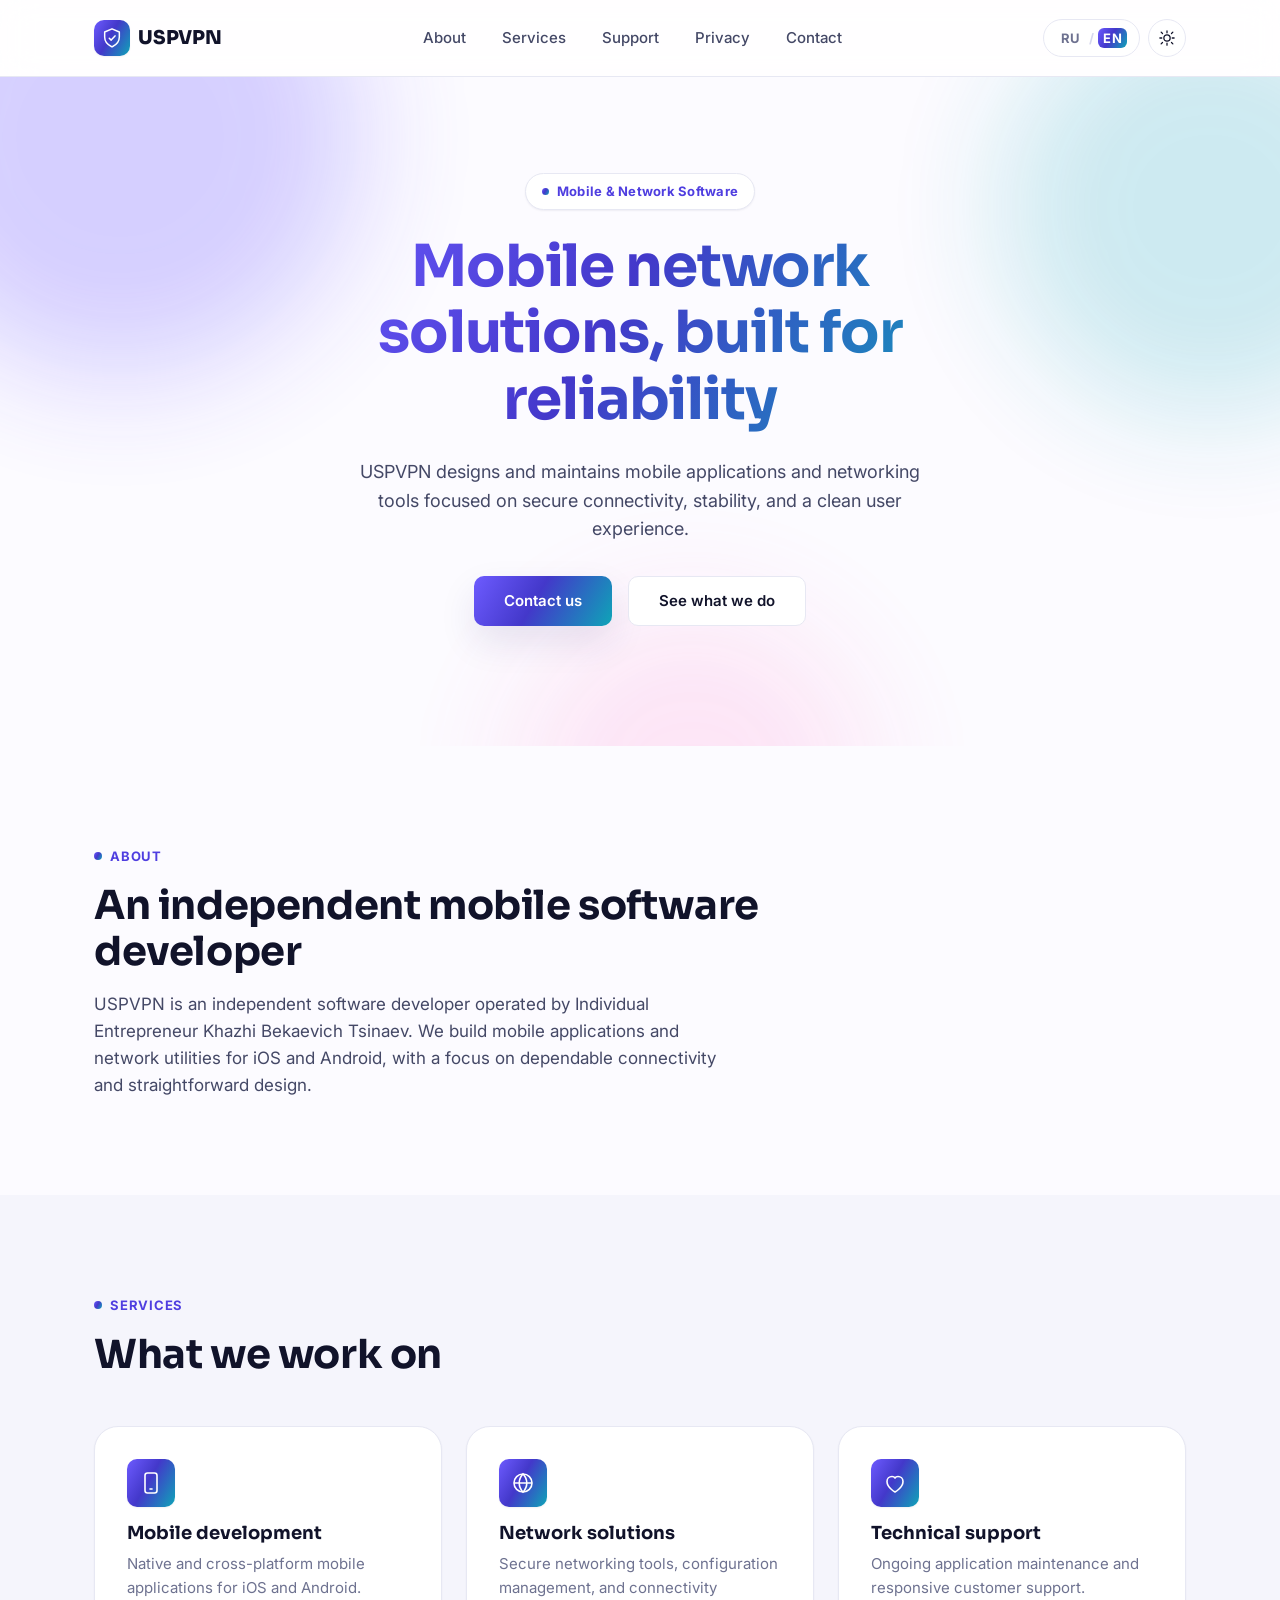
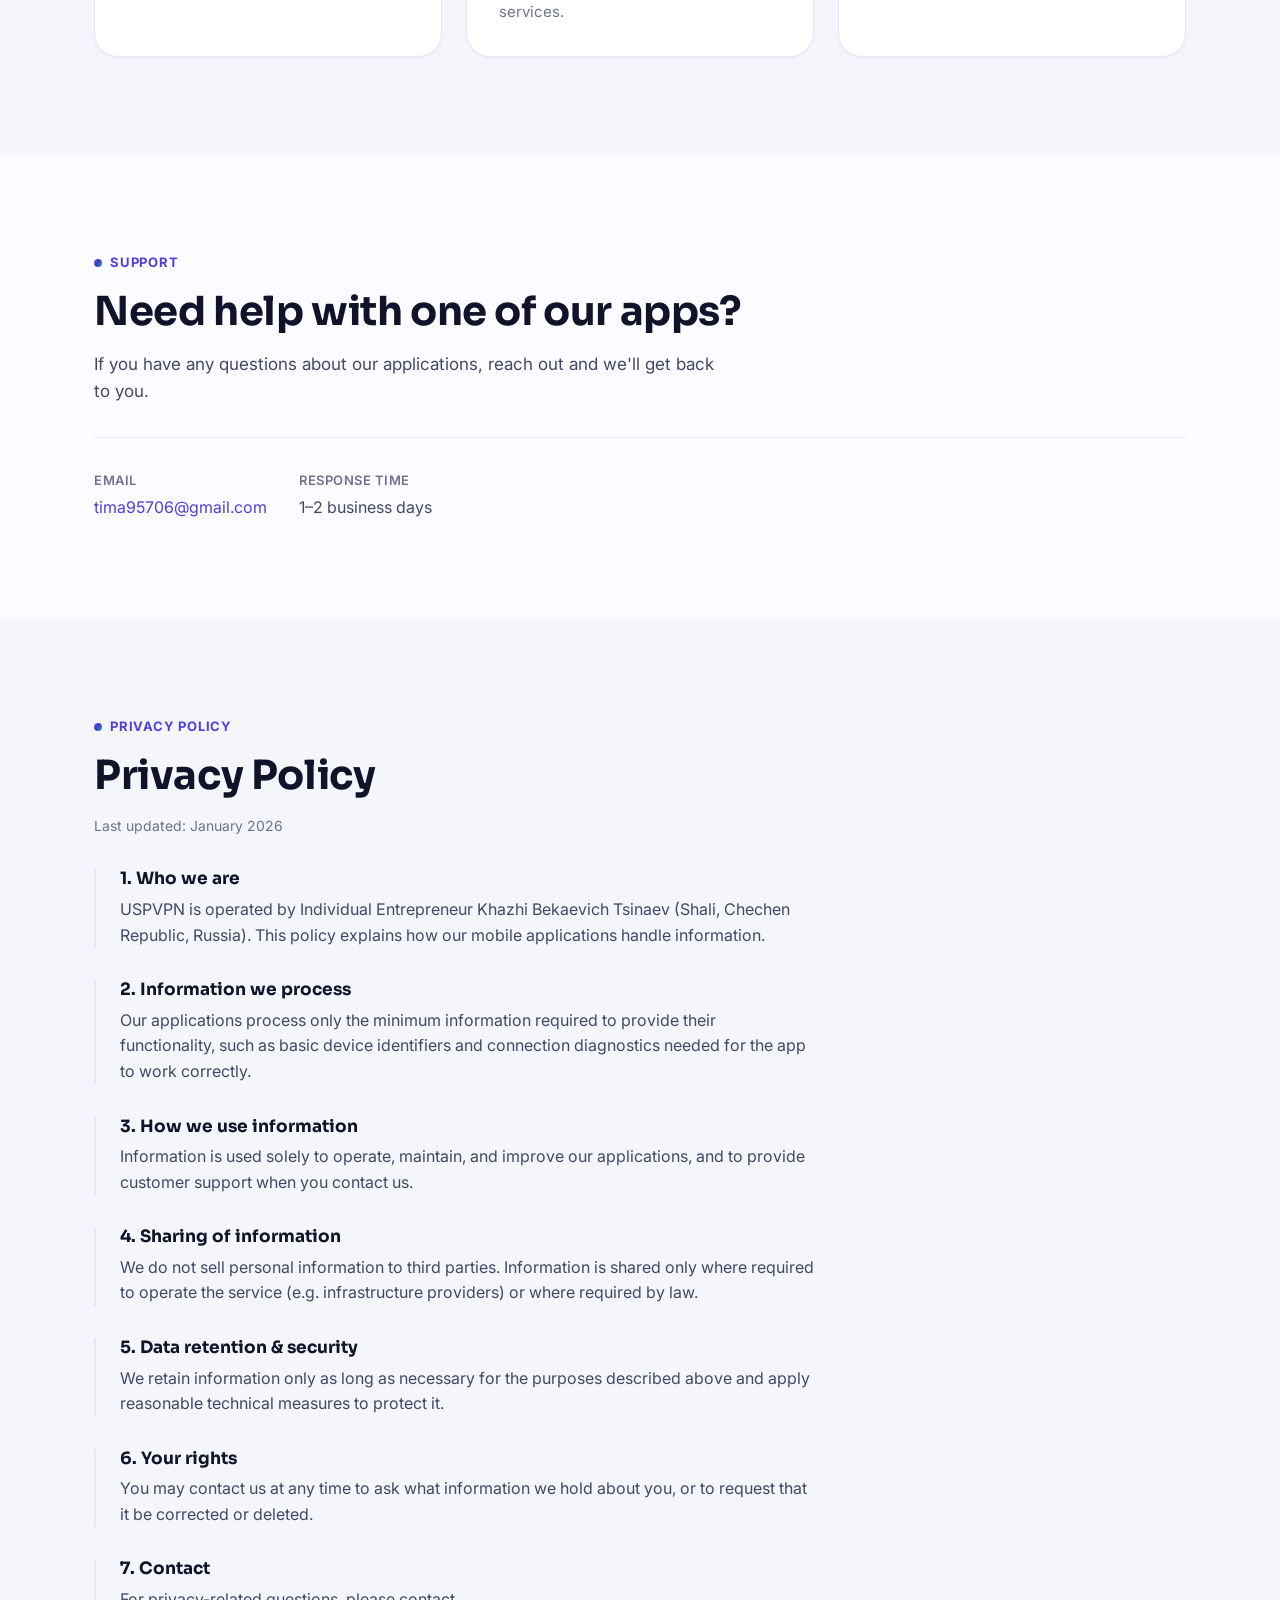
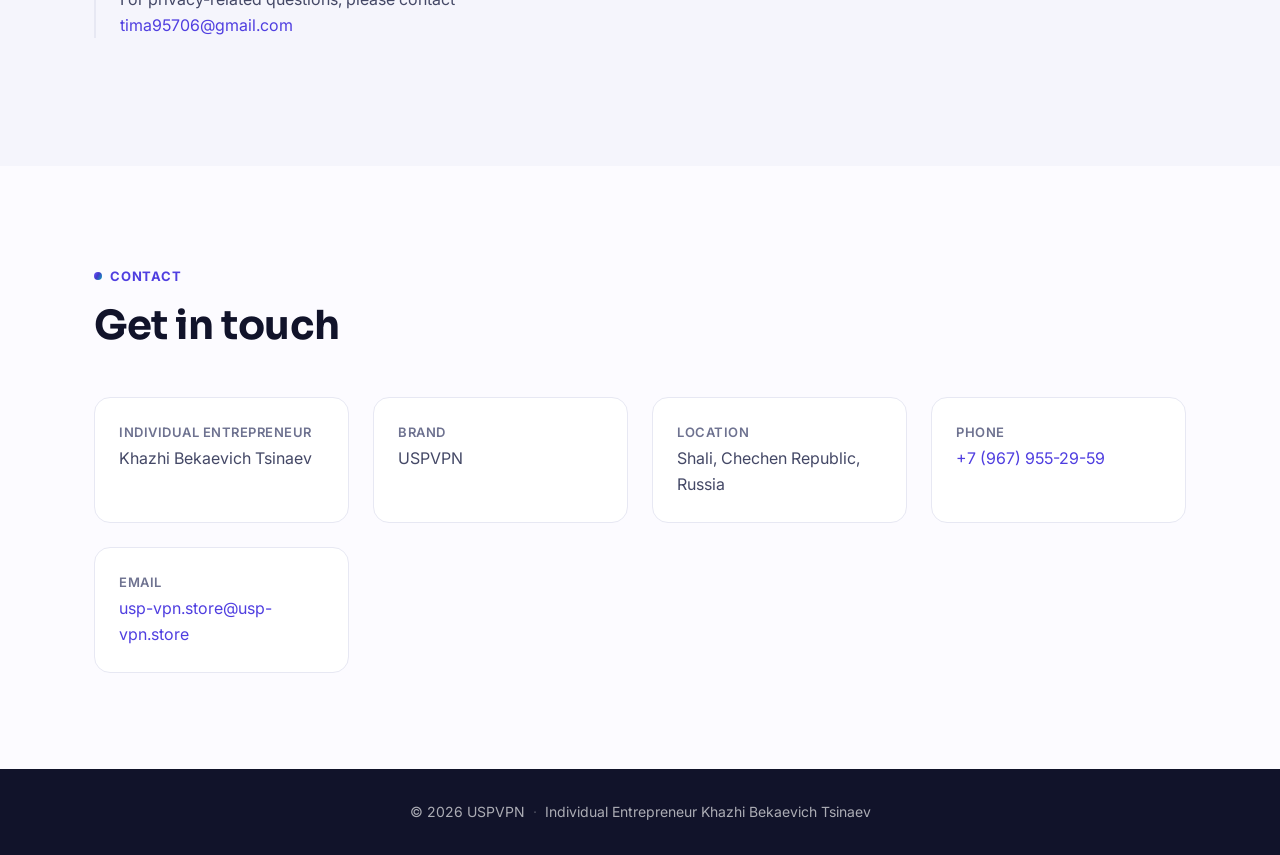
<file: index.html>
<!DOCTYPE html>
<html lang="ru">
<head>
<meta charset="UTF-8">
<meta name="viewport" content="width=device-width, initial-scale=1.0">

<title>USPVPN — Mobile Network Solutions</title>
<meta name="description" content="USPVPN develops mobile applications and network solutions for secure, reliable connectivity.">
<meta name="theme-color" content="#0B0D1A">

<link rel="preconnect" href="https://fonts.googleapis.com">
<link rel="preconnect" href="https://fonts.gstatic.com" crossorigin>
<link href="https://fonts.googleapis.com/css2?family=Inter:wght@400;500;600;700;800;900&family=Sora:wght@600;700;800&display=swap" rel="stylesheet">

<link rel="stylesheet" href="style.css">

<script>
  (function () {
    try {
      var saved = localStorage.getItem("uspvpn_theme");
      var theme = saved || (window.matchMedia("(prefers-color-scheme: dark)").matches ? "dark" : "light");
      document.documentElement.setAttribute("data-theme", theme);
    } catch (e) {
      document.documentElement.setAttribute("data-theme", "light");
    }
  })();
</script>
</head>

<body>

<a class="skip-link" href="#main">Skip to main content</a>

<header class="site-header">
  <div class="container header-inner">

    <a href="#top" class="logo" aria-label="USPVPN home">
      <span class="logo-mark" aria-hidden="true">
        <svg width="22" height="22" viewBox="0 0 24 24" fill="none" xmlns="http://www.w3.org/2000/svg">
          <path d="M12 2L4 5.5V11C4 16.0701 7.41108 19.5953 11.6587 21.5587C11.8754 21.6638 12.1246 21.6638 12.3413 21.5587C16.5889 19.5953 20 16.0701 20 11V5.5L12 2Z" stroke="currentColor" stroke-width="1.6" stroke-linejoin="round"/>
          <path d="M9 12.2L11.1 14.3L15.3 9.7" stroke="currentColor" stroke-width="1.6" stroke-linecap="round" stroke-linejoin="round"/>
        </svg>
      </span>
      USPVPN
    </a>

    <nav class="main-nav" aria-label="Primary">
      <a href="#about" data-i18n="nav.about">About</a>
      <a href="#services" data-i18n="nav.services">Services</a>
      <a href="#support" data-i18n="nav.support">Support</a>
      <a href="#privacy" data-i18n="nav.privacy">Privacy</a>
      <a href="#contact" data-i18n="nav.contact">Contact</a>
    </nav>

    <div class="header-actions">
      <button type="button" class="lang-switch" id="langSwitch" aria-label="Switch language">
        <span class="lang-option" data-lang-option="ru">RU</span>
        <span class="lang-divider" aria-hidden="true">/</span>
        <span class="lang-option" data-lang-option="en">EN</span>
      </button>

      <button type="button" class="theme-switch" id="themeSwitch" aria-label="Toggle dark mode" aria-pressed="false">
        <svg class="theme-icon theme-icon-sun" width="18" height="18" viewBox="0 0 24 24" fill="none" xmlns="http://www.w3.org/2000/svg" aria-hidden="true">
          <circle cx="12" cy="12" r="4.2" stroke="currentColor" stroke-width="1.7"/>
          <path d="M12 2.5V5M12 19V21.5M4.2 4.2L6 6M18 18L19.8 19.8M2.5 12H5M19 12H21.5M4.2 19.8L6 18M18 6L19.8 4.2" stroke="currentColor" stroke-width="1.7" stroke-linecap="round"/>
        </svg>
        <svg class="theme-icon theme-icon-moon" width="18" height="18" viewBox="0 0 24 24" fill="none" xmlns="http://www.w3.org/2000/svg" aria-hidden="true">
          <path d="M20.5 14.7C19.3 15.2 18 15.5 16.6 15.5C11.3 15.5 7 11.2 7 5.9C7 4.5 7.3 3.2 7.8 2C4.4 3.4 2 6.8 2 10.7C2 15.8 6.2 20 11.3 20C15.2 20 18.6 17.6 20 14.2C20.2 14.4 20.3 14.5 20.5 14.7Z" fill="currentColor"/>
        </svg>
      </button>

      <button type="button" class="nav-toggle" id="navToggle" aria-expanded="false" aria-controls="main-nav-mobile" aria-label="Open menu">
        <svg width="22" height="22" viewBox="0 0 24 24" fill="none" xmlns="http://www.w3.org/2000/svg">
          <path d="M4 6H20M4 12H20M4 18H20" stroke="currentColor" stroke-width="1.8" stroke-linecap="round"/>
        </svg>
      </button>
    </div>

  </div>

  <nav class="main-nav-mobile" id="main-nav-mobile" aria-label="Primary mobile">
    <a href="#about" data-i18n="nav.about">About</a>
    <a href="#services" data-i18n="nav.services">Services</a>
    <a href="#support" data-i18n="nav.support">Support</a>
    <a href="#privacy" data-i18n="nav.privacy">Privacy</a>
    <a href="#contact" data-i18n="nav.contact">Contact</a>
  </nav>
</header>

<main id="main">

  <section class="hero" id="top">
    <div class="hero-glow" aria-hidden="true">
      <span class="glow glow-1"></span>
      <span class="glow glow-2"></span>
      <span class="glow glow-3"></span>
    </div>
    <div class="container hero-inner">
      <span class="eyebrow" data-i18n="hero.eyebrow">Mobile &amp; Network Software</span>
      <h1 data-i18n="hero.title">Mobile network solutions, built for reliability</h1>
      <p class="hero-lead" data-i18n="hero.lead">
        USPVPN designs and maintains mobile applications and networking tools focused on secure
        connectivity, stability, and a clean user experience.
      </p>
      <div class="hero-actions">
        <a href="#contact" class="btn btn-primary" data-i18n="hero.cta_primary">Contact us</a>
        <a href="#services" class="btn btn-ghost" data-i18n="hero.cta_secondary">See what we do</a>
      </div>
    </div>
  </section>

  <section id="about" class="section">
    <div class="container">
      <span class="section-tag" data-i18n="about.tag">About</span>
      <h2 data-i18n="about.title">An independent mobile software developer</h2>
      <p class="section-lead" data-i18n="about.body">
        USPVPN is an independent software developer operated by Individual Entrepreneur
        Khazhi Bekaevich Tsinaev. We build mobile applications and network utilities for
        iOS and Android, with a focus on dependable connectivity and straightforward design.
      </p>
    </div>
  </section>

  <section id="services" class="section section-muted">
    <div class="container">
      <span class="section-tag" data-i18n="services.tag">Services</span>
      <h2 data-i18n="services.title">What we work on</h2>

      <div class="cards">
        <div class="card">
          <div class="card-icon" aria-hidden="true">
            <svg width="24" height="24" viewBox="0 0 24 24" fill="none" xmlns="http://www.w3.org/2000/svg">
              <rect x="6" y="2" width="12" height="20" rx="2.5" stroke="currentColor" stroke-width="1.6"/>
              <path d="M11 18H13" stroke="currentColor" stroke-width="1.6" stroke-linecap="round"/>
            </svg>
          </div>
          <h3 data-i18n="services.card1.title">Mobile development</h3>
          <p data-i18n="services.card1.body">Native and cross-platform mobile applications for iOS and Android.</p>
        </div>

        <div class="card">
          <div class="card-icon" aria-hidden="true">
            <svg width="24" height="24" viewBox="0 0 24 24" fill="none" xmlns="http://www.w3.org/2000/svg">
              <circle cx="12" cy="12" r="9" stroke="currentColor" stroke-width="1.6"/>
              <path d="M3 12H21M12 3C14.5 5.6 15.8 8.7 15.8 12C15.8 15.3 14.5 18.4 12 21C9.5 18.4 8.2 15.3 8.2 12C8.2 8.7 9.5 5.6 12 3Z" stroke="currentColor" stroke-width="1.6"/>
            </svg>
          </div>
          <h3 data-i18n="services.card2.title">Network solutions</h3>
          <p data-i18n="services.card2.body">Secure networking tools, configuration management, and connectivity services.</p>
        </div>

        <div class="card">
          <div class="card-icon" aria-hidden="true">
            <svg width="24" height="24" viewBox="0 0 24 24" fill="none" xmlns="http://www.w3.org/2000/svg">
              <path d="M12 21C12 21 4 16.5 4 10.5C4 7.5 6.3 5.5 9 5.5C10.4 5.5 11.5 6.1 12 7C12.5 6.1 13.6 5.5 15 5.5C17.7 5.5 20 7.5 20 10.5C20 16.5 12 21 12 21Z" stroke="currentColor" stroke-width="1.6" stroke-linejoin="round"/>
            </svg>
          </div>
          <h3 data-i18n="services.card3.title">Technical support</h3>
          <p data-i18n="services.card3.body">Ongoing application maintenance and responsive customer support.</p>
        </div>
      </div>
    </div>
  </section>

  <section id="support" class="section">
    <div class="container">
      <span class="section-tag" data-i18n="support.tag">Support</span>
      <h2 data-i18n="support.title">Need help with one of our apps?</h2>
      <p class="section-lead" data-i18n="support.body">
        If you have any questions about our applications, reach out and we'll get back to you.
      </p>

      <div class="info-row">
        <div class="info-item">
          <span class="info-label" data-i18n="support.email_label">Email</span>
          <a href="mailto:tima95706@gmail.com">tima95706@gmail.com</a>
        </div>
        <div class="info-item">
          <span class="info-label" data-i18n="support.response_label">Response time</span>
          <span data-i18n="support.response_value">1–2 business days</span>
        </div>
      </div>
    </div>
  </section>

  <section id="privacy" class="section section-muted">
    <div class="container">
      <span class="section-tag" data-i18n="privacy.tag">Privacy Policy</span>
      <h2 data-i18n="privacy.title">Privacy Policy</h2>
      <p class="meta-note" data-i18n="privacy.updated">Last updated: January 2026</p>

      <div class="policy-block">
        <h3 data-i18n="privacy.s1.title">1. Who we are</h3>
        <p data-i18n="privacy.s1.body">
          USPVPN is operated by Individual Entrepreneur Khazhi Bekaevich Tsinaev
          (Shali, Chechen Republic, Russia). This policy explains how our mobile
          applications handle information.
        </p>
      </div>

      <div class="policy-block">
        <h3 data-i18n="privacy.s2.title">2. Information we process</h3>
        <p data-i18n="privacy.s2.body">
          Our applications process only the minimum information required to provide
          their functionality, such as basic device identifiers and connection
          diagnostics needed for the app to work correctly.
        </p>
      </div>

      <div class="policy-block">
        <h3 data-i18n="privacy.s3.title">3. How we use information</h3>
        <p data-i18n="privacy.s3.body">
          Information is used solely to operate, maintain, and improve our applications,
          and to provide customer support when you contact us.
        </p>
      </div>

      <div class="policy-block">
        <h3 data-i18n="privacy.s4.title">4. Sharing of information</h3>
        <p data-i18n="privacy.s4.body">
          We do not sell personal information to third parties. Information is shared
          only where required to operate the service (e.g. infrastructure providers) or
          where required by law.
        </p>
      </div>

      <div class="policy-block">
        <h3 data-i18n="privacy.s5.title">5. Data retention &amp; security</h3>
        <p data-i18n="privacy.s5.body">
          We retain information only as long as necessary for the purposes described
          above and apply reasonable technical measures to protect it.
        </p>
      </div>

      <div class="policy-block">
        <h3 data-i18n="privacy.s6.title">6. Your rights</h3>
        <p data-i18n="privacy.s6.body">
          You may contact us at any time to ask what information we hold about you, or to
          request that it be corrected or deleted.
        </p>
      </div>

      <div class="policy-block">
        <h3 data-i18n="privacy.s7.title">7. Contact</h3>
        <p data-i18n="privacy.s7.body">
          For privacy-related questions, please contact
        </p>
        <a href="mailto:tima95706@gmail.com">tima95706@gmail.com</a>
      </div>
    </div>
  </section>

  <section id="contact" class="section">
    <div class="container">
      <span class="section-tag" data-i18n="contact.tag">Contact</span>
      <h2 data-i18n="contact.title">Get in touch</h2>

      <div class="contact-grid">
        <div class="contact-item">
          <span class="info-label" data-i18n="contact.entity_label">Individual Entrepreneur</span>
          <span>Khazhi Bekaevich Tsinaev</span>
        </div>
        <div class="contact-item">
          <span class="info-label" data-i18n="contact.brand_label">Brand</span>
          <span>USPVPN</span>
        </div>
        <div class="contact-item">
          <span class="info-label" data-i18n="contact.location_label">Location</span>
          <span data-i18n="contact.location_value">Shali, Chechen Republic, Russia</span>
        </div>
        <div class="contact-item">
          <span class="info-label" data-i18n="contact.phone_label">Phone</span>
          <a href="tel:+79679552959">+7 (967) 955-29-59</a>
        </div>
        <div class="contact-item">
          <span class="info-label" data-i18n="contact.email_label">Email</span>
          <a href="mailto:tima95706@gmail.com">usp-vpn.store@usp-vpn.store</a>
        </div>
      </div>
    </div>
  </section>

</main>

<footer class="site-footer">
  <div class="container footer-inner">
    <span data-i18n="footer.copyright">© 2026 USPVPN</span>
    <span class="footer-sep" aria-hidden="true">·</span>
    <span data-i18n="footer.entity">Individual Entrepreneur Khazhi Bekaevich Tsinaev</span>
  </div>
</footer>

<script src="i18n.js"></script>
</body>
</html>
</file>
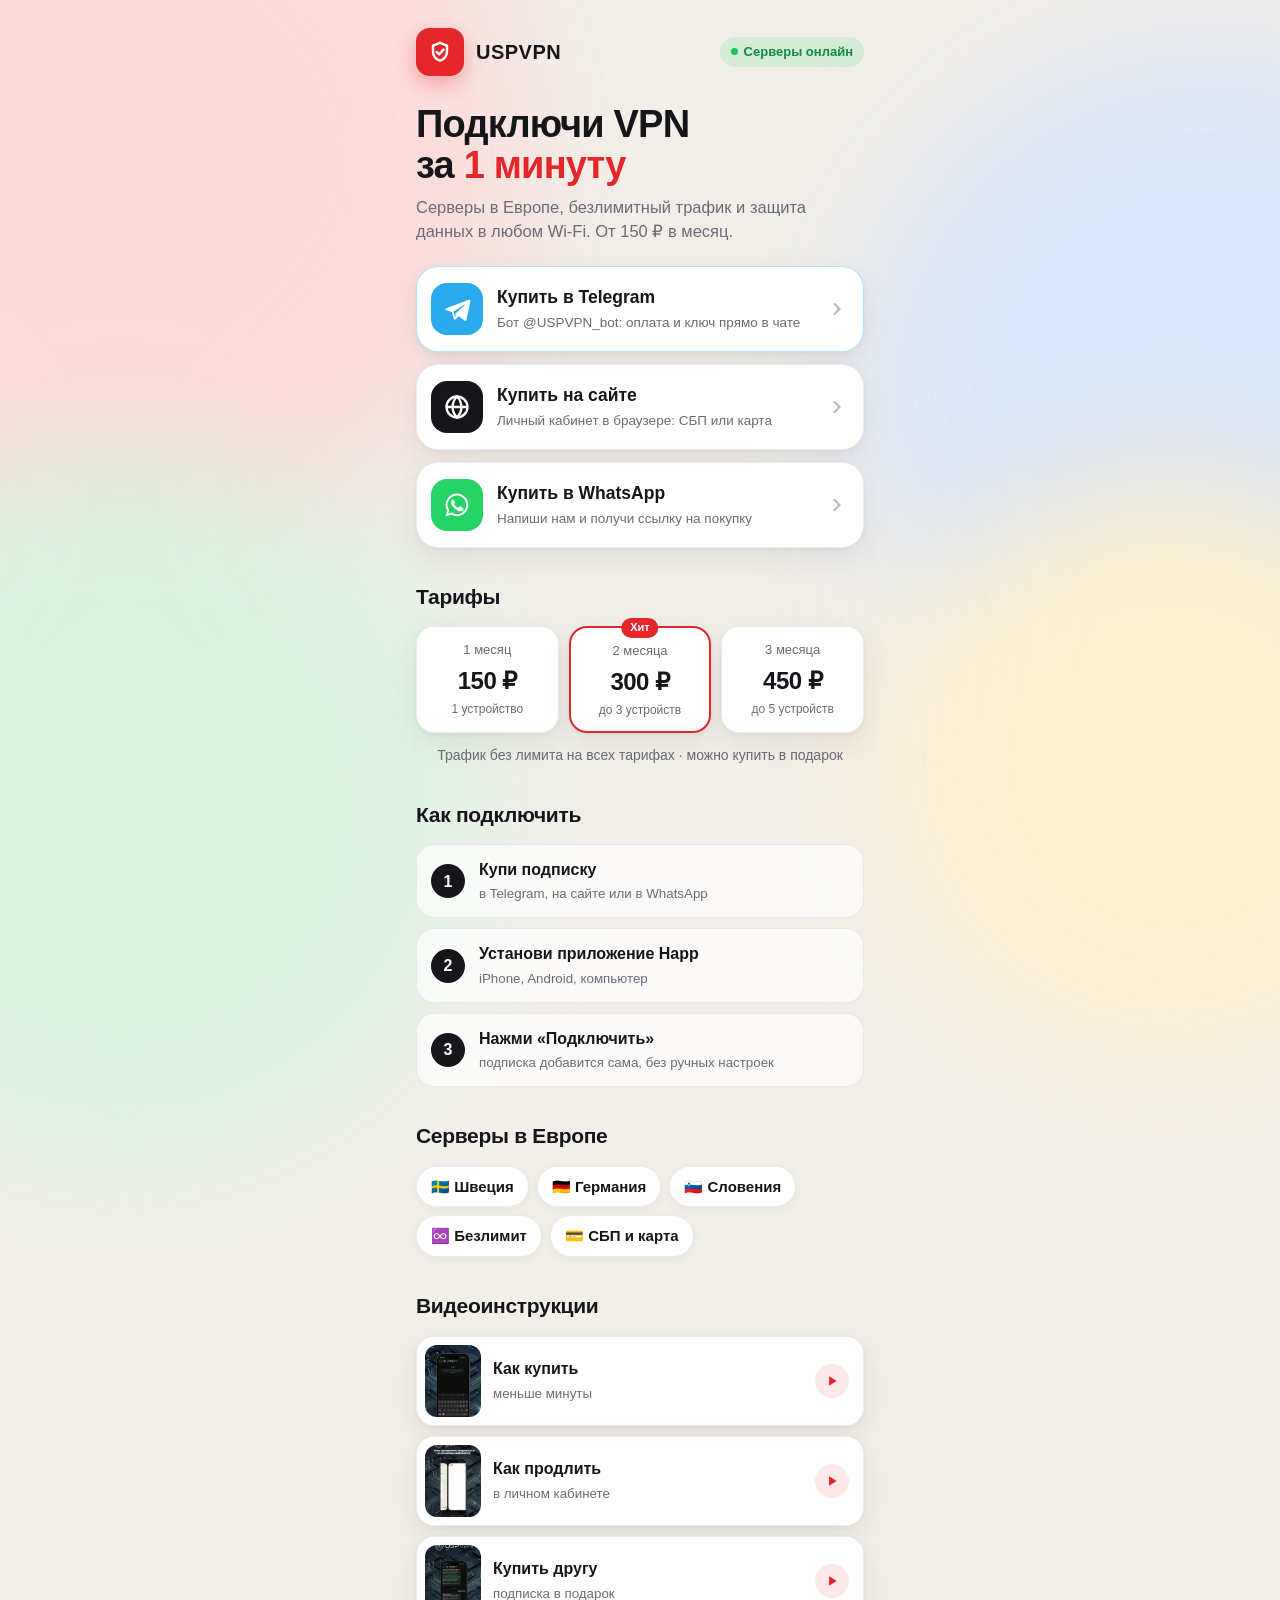
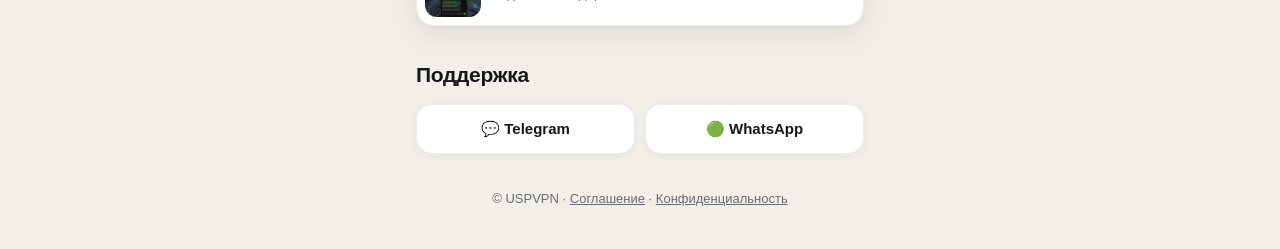
<file: go/index.html>
<!DOCTYPE html>
<html lang="ru">
<head>
<meta charset="UTF-8">
<meta name="viewport" content="width=device-width, initial-scale=1, viewport-fit=cover">
<title>USPVPN — подключить VPN за 1 минуту</title>
<meta name="description" content="Купить USPVPN в Telegram, на сайте или в WhatsApp. Серверы в Европе, безлимитный трафик, от 150 ₽ в месяц.">
<meta property="og:title" content="USPVPN — подключить VPN за 1 минуту">
<meta property="og:description" content="Telegram, сайт или WhatsApp — как удобно. Серверы в Европе, безлимитный трафик, от 150 ₽/мес.">
<meta property="og:type" content="website">
<meta name="theme-color" content="#f2efe9">
<link rel="icon" href="data:image/svg+xml,%3Csvg xmlns='http://www.w3.org/2000/svg' viewBox='0 0 64 64'%3E%3Crect width='64' height='64' rx='16' fill='%23e5262b'/%3E%3Cpath d='M32 13l15 6v11c0 10-6.5 17.5-15 21-8.5-3.5-15-11-15-21V19z' fill='none' stroke='%23fff' stroke-width='5' stroke-linejoin='round'/%3E%3Cpath d='M25 32l5 5 9-10' fill='none' stroke='%23fff' stroke-width='5' stroke-linecap='round' stroke-linejoin='round'/%3E%3C/svg%3E">
<style>
  :root {
    --bg: #f2efe9;
    --card: #ffffff;
    --ink: #16161a;
    --muted: #6b6b76;
    --line: rgba(22, 22, 26, .08);
    --red: #e5262b;
    --tg: #2aabee;
    --wa: #25d366;
    --site: #16161a;
    --radius: 22px;
    --shadow: 0 10px 30px rgba(30, 25, 20, .08), 0 2px 6px rgba(30, 25, 20, .05);
  }
  * { box-sizing: border-box; }
  html { -webkit-text-size-adjust: 100%; color-scheme: light; }
  body {
    margin: 0;
    min-height: 100vh;
    background: var(--bg);
    color: var(--ink);
    font: 16px/1.45 -apple-system, BlinkMacSystemFont, "SF Pro Text", "Segoe UI", Roboto, "Helvetica Neue", Arial, sans-serif;
    overflow-x: hidden;
  }
  /* pastel blobs, same as the reels */
  .blobs { position: fixed; inset: 0; z-index: 0; pointer-events: none; filter: blur(70px); opacity: .85; }
  .blobs i { position: absolute; border-radius: 50%; }
  .blobs i:nth-child(1) { width: 60vmax; height: 60vmax; left: -20vmax; top: -18vmax; background: #ffd6d6; }
  .blobs i:nth-child(2) { width: 55vmax; height: 55vmax; right: -22vmax; top: 4vmax; background: #d6e4ff; }
  .blobs i:nth-child(3) { width: 55vmax; height: 55vmax; left: -18vmax; bottom: -20vmax; background: #d6f5e0; }
  .blobs i:nth-child(4) { width: 45vmax; height: 45vmax; right: -14vmax; bottom: -12vmax; background: #fff0c8; }

  main { position: relative; z-index: 1; max-width: 480px; margin: 0 auto; padding: 28px 16px 40px; }

  .brand { display: flex; align-items: center; gap: 12px; }
  .logo { width: 48px; height: 48px; border-radius: 14px; background: var(--red); display: grid; place-items: center;
          box-shadow: 0 8px 20px rgba(229, 38, 43, .3); flex: none; }
  .brand b { font-size: 20px; letter-spacing: .5px; }
  .online { margin-left: auto; font-size: 13px; color: #138a44; background: rgba(37, 211, 102, .14);
            padding: 6px 11px; border-radius: 99px; font-weight: 600; white-space: nowrap; }
  .online::before { content: ""; display: inline-block; width: 7px; height: 7px; border-radius: 50%; background: #1fbf5b;
                    margin-right: 6px; vertical-align: 1px; animation: pulse 2s infinite; }
  @keyframes pulse { 50% { opacity: .35; } }

  h1 { font-size: clamp(30px, 8.6vw, 38px); line-height: 1.08; letter-spacing: -.8px; margin: 28px 0 10px; }
  h1 em { font-style: normal; color: var(--red); }
  .lead { color: var(--muted); margin: 0 0 22px; font-size: 16.5px; }

  .buy { display: grid; gap: 12px; }
  .btn { display: flex; align-items: center; gap: 14px; padding: 16px 16px 16px 14px; border-radius: var(--radius);
         background: var(--card); color: var(--ink); text-decoration: none; box-shadow: var(--shadow);
         border: 1px solid var(--line); transition: transform .15s ease, box-shadow .15s ease; -webkit-tap-highlight-color: transparent; }
  .btn:active { transform: scale(.98); }
  @media (hover: hover) { .btn:hover { transform: translateY(-2px); box-shadow: 0 16px 36px rgba(30, 25, 20, .12); } }
  .ico { width: 52px; height: 52px; border-radius: 16px; display: grid; place-items: center; flex: none; }
  .ico svg { width: 28px; height: 28px; }
  .tg .ico { background: var(--tg); }
  .web .ico { background: var(--site); }
  .wa .ico { background: var(--wa); }
  .btn span { display: block; min-width: 0; }
  .btn strong { display: block; font-size: 17.5px; }
  .btn small { display: block; color: var(--muted); font-size: 13.5px; margin-top: 2px; }
  .btn .go { margin-left: auto; color: #b5b5bd; flex: none; }
  .btn.tg { border-color: rgba(42, 171, 238, .35); }

  section { margin-top: 34px; }
  h2 { font-size: 21px; margin: 0 0 14px; letter-spacing: -.3px; }

  .plans { display: grid; grid-template-columns: repeat(3, 1fr); gap: 10px; }
  .plan { background: var(--card); border-radius: 18px; padding: 14px 10px 12px; text-align: center; box-shadow: var(--shadow);
          border: 1px solid var(--line); position: relative; }
  .plan.hit { border: 2px solid var(--red); }
  .plan.hit::before { content: "Хит"; position: absolute; top: -10px; left: 50%; transform: translateX(-50%); background: var(--red);
                      color: #fff; font-size: 11px; font-weight: 700; padding: 2px 9px; border-radius: 99px; }
  .plan .t { font-size: 13px; color: var(--muted); }
  .plan .p { font-size: 24px; font-weight: 800; margin: 4px 0 2px; letter-spacing: -.5px; }
  .plan .d { font-size: 12px; color: var(--muted); }
  .note { color: var(--muted); font-size: 14px; margin: 12px 2px 0; text-align: center; }

  .steps { display: grid; gap: 10px; counter-reset: s; }
  .step { display: flex; align-items: center; gap: 14px; background: rgba(255, 255, 255, .7); border-radius: 18px; padding: 13px 14px;
          border: 1px solid var(--line); }
  .step::before { counter-increment: s; content: counter(s); width: 34px; height: 34px; border-radius: 50%; background: var(--ink);
                  color: #fff; display: grid; place-items: center; font-weight: 700; flex: none; }
  .step b { display: block; }
  .step small { color: var(--muted); }

  .chips { display: flex; flex-wrap: wrap; gap: 8px; }
  .chip { background: var(--card); border: 1px solid var(--line); border-radius: 99px; padding: 9px 14px; font-size: 15px; font-weight: 600;
          box-shadow: 0 2px 8px rgba(30, 25, 20, .05); }

  .guides { display: grid; gap: 10px; }
  .guide { display: flex; align-items: center; gap: 12px; text-decoration: none; color: var(--ink); background: var(--card);
           border-radius: 18px; padding: 8px 14px 8px 8px; border: 1px solid var(--line); box-shadow: var(--shadow); }
  .guide img { width: 56px; height: 72px; object-fit: cover; border-radius: 12px; background: #ddd; flex: none; }
  .guide b { display: block; font-size: 16px; }
  .guide small { color: var(--muted); }
  .guide .play { margin-left: auto; width: 34px; height: 34px; border-radius: 50%; background: rgba(229, 38, 43, .1); display: grid;
                 place-items: center; flex: none; }

  .help { display: flex; gap: 10px; }
  .help a { flex: 1; text-align: center; text-decoration: none; color: var(--ink); background: var(--card); border: 1px solid var(--line);
            border-radius: 16px; padding: 13px 8px; font-weight: 600; font-size: 15px; box-shadow: 0 2px 8px rgba(30, 25, 20, .05); }

  footer { margin-top: 36px; text-align: center; color: var(--muted); font-size: 13px; }
  footer a { color: var(--muted); }

  .reveal { opacity: 0; transform: translateY(12px); animation: up .55s ease forwards; }
  .reveal:nth-child(2) { animation-delay: .07s; }
  .reveal:nth-child(3) { animation-delay: .14s; }
  @keyframes up { to { opacity: 1; transform: none; } }
  @media (prefers-reduced-motion: reduce) { .reveal { animation: none; opacity: 1; transform: none; } .online::before { animation: none; } }
</style>
</head>
<body>
<div class="blobs" aria-hidden="true"><i></i><i></i><i></i><i></i></div>
<main>
  <header class="brand">
    <div class="logo" aria-hidden="true">
      <svg width="28" height="28" viewBox="0 0 64 64"><path d="M32 11l16 6.5V30c0 10.5-7 18.5-16 22-9-3.5-16-11.5-16-22V17.5z" fill="none" stroke="#fff" stroke-width="5.5" stroke-linejoin="round"/><path d="M24.5 32l5.5 5.5 10-11" fill="none" stroke="#fff" stroke-width="5.5" stroke-linecap="round" stroke-linejoin="round"/></svg>
    </div>
    <b>USPVPN</b>
    <span class="online">Серверы онлайн</span>
  </header>

  <h1>Подключи VPN<br>за <em>1 минуту</em></h1>
  <p class="lead">Серверы в Европе, безлимитный трафик и защита данных в любом Wi‑Fi. От 150 ₽ в месяц.</p>

  <nav class="buy" aria-label="Где купить">
    <a class="btn tg reveal" href="https://t.me/USPVPN_bot">
      <div class="ico"><svg viewBox="0 0 24 24" fill="#fff"><path d="M21.6 4.2 2.9 11.4c-1.3.5-1.3 1.2-.2 1.6l4.8 1.5 1.8 5.6c.2.6.1.9.8.9.5 0 .7-.2 1-.5l2.4-2.3 4.9 3.6c.9.5 1.6.2 1.8-.8l3.3-15.4c.3-1.3-.5-1.9-1.4-1.4zM8.9 14.3l9.4-5.9c.5-.3.9-.1.5.2l-8 7.3-.3 3.4-1.6-5z"/></svg></div>
      <span><strong>Купить в Telegram</strong><small>Бот @USPVPN_bot: оплата и ключ прямо в чате</small></span>
      <svg class="go" width="20" height="20" viewBox="0 0 24 24" fill="none" stroke="currentColor" stroke-width="2.4" stroke-linecap="round"><path d="M9 6l6 6-6 6"/></svg>
    </a>
    <a class="btn web reveal" href="https://uspvpn.ru/">
      <div class="ico"><svg viewBox="0 0 24 24" fill="none" stroke="#fff" stroke-width="2"><circle cx="12" cy="12" r="9"/><path d="M3 12h18M12 3c2.5 2.7 3.8 5.7 3.8 9s-1.3 6.3-3.8 9c-2.5-2.7-3.8-5.7-3.8-9S9.5 5.7 12 3z"/></svg></div>
      <span><strong>Купить на сайте</strong><small>Личный кабинет в браузере: СБП или карта</small></span>
      <svg class="go" width="20" height="20" viewBox="0 0 24 24" fill="none" stroke="currentColor" stroke-width="2.4" stroke-linecap="round"><path d="M9 6l6 6-6 6"/></svg>
    </a>
    <a class="btn wa reveal" href="https://wa.me/79637025803?text=%D0%97%D0%B4%D1%80%D0%B0%D0%B2%D1%81%D1%82%D0%B2%D1%83%D0%B9%D1%82%D0%B5!%20%D0%A5%D0%BE%D1%87%D1%83%20%D0%BA%D1%83%D0%BF%D0%B8%D1%82%D1%8C%20VPN">
      <div class="ico"><svg viewBox="0 0 24 24" fill="#fff"><path d="M12 2.2A9.7 9.7 0 0 0 3.6 16.8L2.3 21.7l5-1.3A9.7 9.7 0 1 0 12 2.2zm0 17.7c-1.5 0-3-.4-4.2-1.2l-.3-.2-3 .8.8-2.9-.2-.3A8 8 0 1 1 12 19.9zm4.4-6c-.2-.1-1.4-.7-1.7-.8-.2-.1-.4-.1-.5.1l-.8 1c-.1.2-.3.2-.5.1a6.6 6.6 0 0 1-3.3-2.9c-.2-.4.2-.4.7-1.3.1-.2 0-.3 0-.4l-.8-1.8c-.2-.5-.4-.4-.5-.4h-.5a.9.9 0 0 0-.7.3c-.2.3-.9.9-.9 2.2s1 2.6 1.1 2.7c.1.2 1.9 2.9 4.6 4 1.7.7 2.4.8 3.2.7.5-.1 1.4-.6 1.7-1.2.2-.6.2-1.1.1-1.2l-.4-.3z"/></svg></div>
      <span><strong>Купить в WhatsApp</strong><small>Напиши нам и получи ссылку на покупку</small></span>
      <svg class="go" width="20" height="20" viewBox="0 0 24 24" fill="none" stroke="currentColor" stroke-width="2.4" stroke-linecap="round"><path d="M9 6l6 6-6 6"/></svg>
    </a>
  </nav>

  <section>
    <h2>Тарифы</h2>
    <div class="plans">
      <div class="plan"><div class="t">1 месяц</div><div class="p">150 ₽</div><div class="d">1 устройство</div></div>
      <div class="plan hit"><div class="t">2 месяца</div><div class="p">300 ₽</div><div class="d">до 3 устройств</div></div>
      <div class="plan"><div class="t">3 месяца</div><div class="p">450 ₽</div><div class="d">до 5 устройств</div></div>
    </div>
    <p class="note">Трафик без лимита на всех тарифах · можно купить в подарок</p>
  </section>

  <section>
    <h2>Как подключить</h2>
    <div class="steps">
      <div class="step"><span><b>Купи подписку</b><small>в Telegram, на сайте или в WhatsApp</small></span></div>
      <div class="step"><span><b>Установи приложение Happ</b><small>iPhone, Android, компьютер</small></span></div>
      <div class="step"><span><b>Нажми «Подключить»</b><small>подписка добавится сама, без ручных настроек</small></span></div>
    </div>
  </section>

  <section>
    <h2>Серверы в Европе</h2>
    <div class="chips">
      <span class="chip">🇸🇪 Швеция</span><span class="chip">🇩🇪 Германия</span><span class="chip">🇸🇮 Словения</span>
      <span class="chip">♾️ Безлимит</span><span class="chip">💳 СБП и карта</span>
    </div>
  </section>

  <section>
    <h2>Видеоинструкции</h2>
    <div class="guides">
      <a class="guide" href="../buy-whatsapp.html"><img src="../images/guide-whatsapp.jpg" alt="" loading="lazy"><span><b>Как купить</b><small>меньше минуты</small></span><span class="play"><svg width="14" height="14" viewBox="0 0 24 24" fill="#e5262b"><path d="M7 4l13 8-13 8z"/></svg></span></a>
      <a class="guide" href="../extend-cabinet.html"><img src="../images/guide-extend.jpg" alt="" loading="lazy"><span><b>Как продлить</b><small>в личном кабинете</small></span><span class="play"><svg width="14" height="14" viewBox="0 0 24 24" fill="#e5262b"><path d="M7 4l13 8-13 8z"/></svg></span></a>
      <a class="guide" href="../buy-cabinet.html"><img src="../images/guide-buy-cabinet.jpg" alt="" loading="lazy"><span><b>Купить другу</b><small>подписка в подарок</small></span><span class="play"><svg width="14" height="14" viewBox="0 0 24 24" fill="#e5262b"><path d="M7 4l13 8-13 8z"/></svg></span></a>
    </div>
  </section>

  <section>
    <h2>Поддержка</h2>
    <div class="help">
      <a href="https://t.me/USPVPN_bot">💬 Telegram</a>
      <a href="https://wa.me/79637025803">🟢 WhatsApp</a>
    </div>
  </section>

  <footer>
    © USPVPN · <a href="../agreement.html">Соглашение</a> · <a href="../privacy.html">Конфиденциальность</a>
  </footer>
</main>
</body>
</html>
</file>
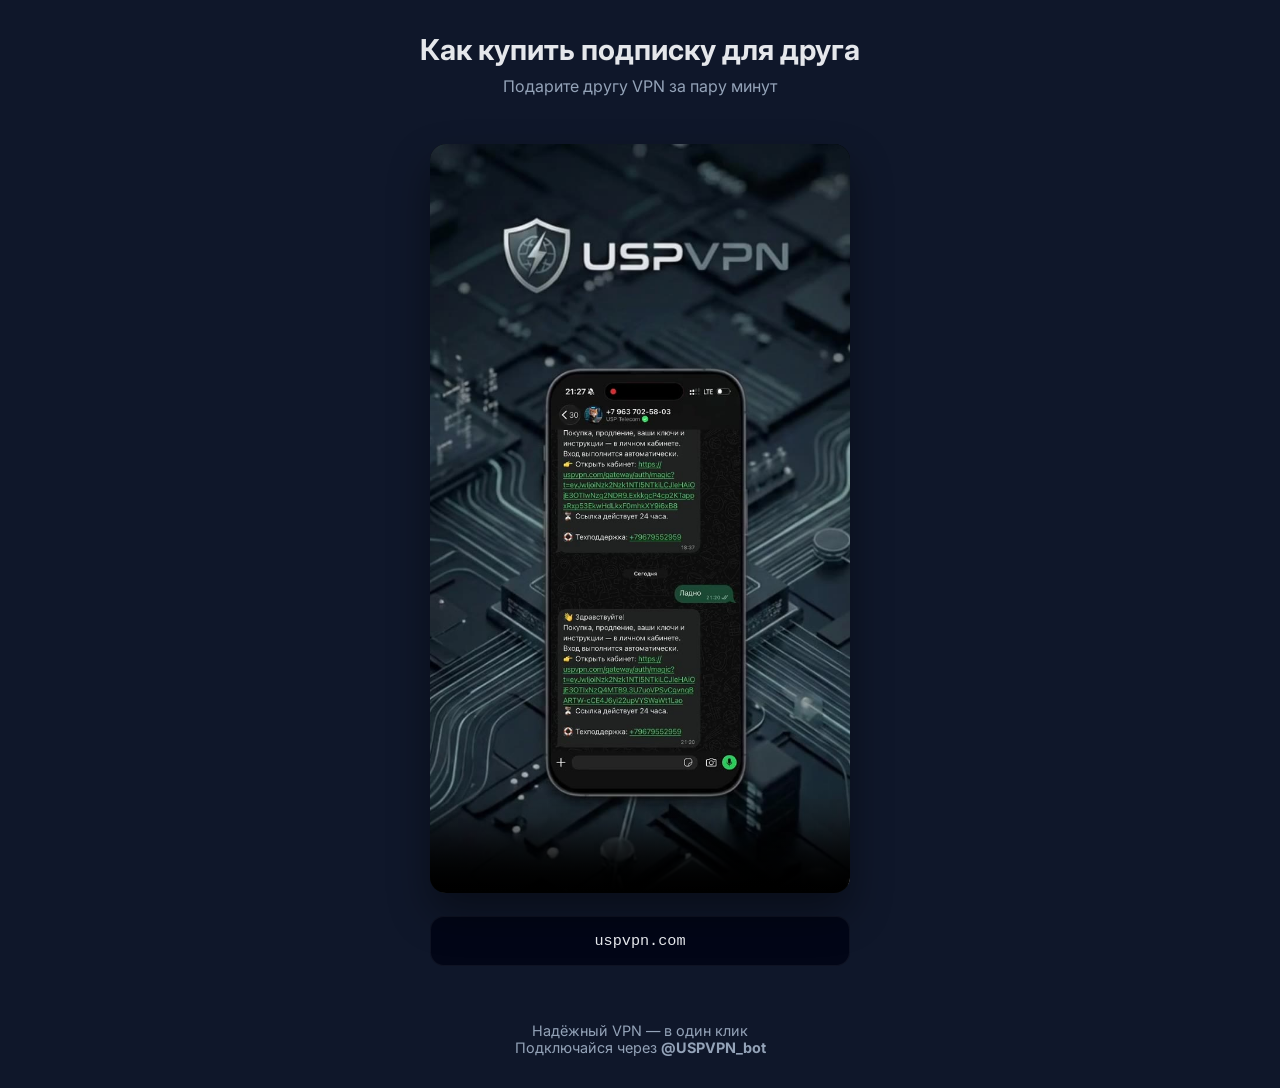
<file: buy-cabinet.html>
<!DOCTYPE html>
<html lang="ru">
<head>
<meta charset="UTF-8">
<meta name="viewport" content="width=device-width, initial-scale=1.0">
<title>Как купить подписку для друга — USPVPN</title>

<link href="https://fonts.googleapis.com/css2?family=Inter:wght@400;600;700&display=swap" rel="stylesheet">

<style>
  body {
    font-family: 'Inter', sans-serif;
    margin: 0;
    background: #0f172a;
    color: #e5e7eb;
  }

  header {
    padding: 2rem 1.5rem 1rem;
    text-align: center;
  }

  header h1 {
    margin: 0;
    font-size: 1.8rem;
    font-weight: 700;
    line-height: 1.25;
  }

  header p {
    margin-top: 0.5rem;
    color: #94a3b8;
  }

  /* вертикальное видео: узкий плеер, чтобы на компьютере не растягивалось на весь экран */
  .video-wrapper {
    max-width: 420px;
    margin: 1rem auto 1.5rem;
    padding: 0 1rem;
  }

  video {
    width: 100%;
    border-radius: 16px;
    background: black;
    box-shadow: 0 20px 40px rgba(0,0,0,0.4);
  }

  /* Текст под видео */
  .info-text {
    display: block;
    margin-top: 1.2rem;
    padding: 1rem 1.2rem;
    background: #020617;
    border-radius: 14px;
    font-size: 0.95rem;
    color: #e5e7eb;
    font-family: monospace;
    text-align: center;
    text-decoration: none;
    box-shadow: inset 0 0 0 1px rgba(255,255,255,0.05);
  }

  footer {
    text-align: center;
    padding: 2rem 1rem;
    font-size: 0.9rem;
    color: #94a3b8;
  }
</style>
</head>

<body>

<header>
  <h1>Как купить подписку для друга</h1>
  <p>Подарите другу VPN за пару минут</p>
</header>

<div class="video-wrapper">
  <video controls playsinline preload="metadata" poster="images/guide-buy-cabinet.jpg">
    <source src="videos/guide-buy-cabinet.mp4" type="video/mp4">
    Ваш браузер не поддерживает видео.
  </video>

  <!-- Текст под видео -->
  <a class="info-text" href="https://uspvpn.com" target="_blank" rel="noopener">uspvpn.com</a>
</div>

<footer>
  Надёжный VPN — в один клик<br>
  Подключайся через <strong>@USPVPN_bot</strong>
</footer>

<script src="https://telegram.org/js/telegram-web-app.js"></script>
<script>
  const tg = window.Telegram.WebApp;
  tg.ready();
</script>

</body>
</html>
</file>
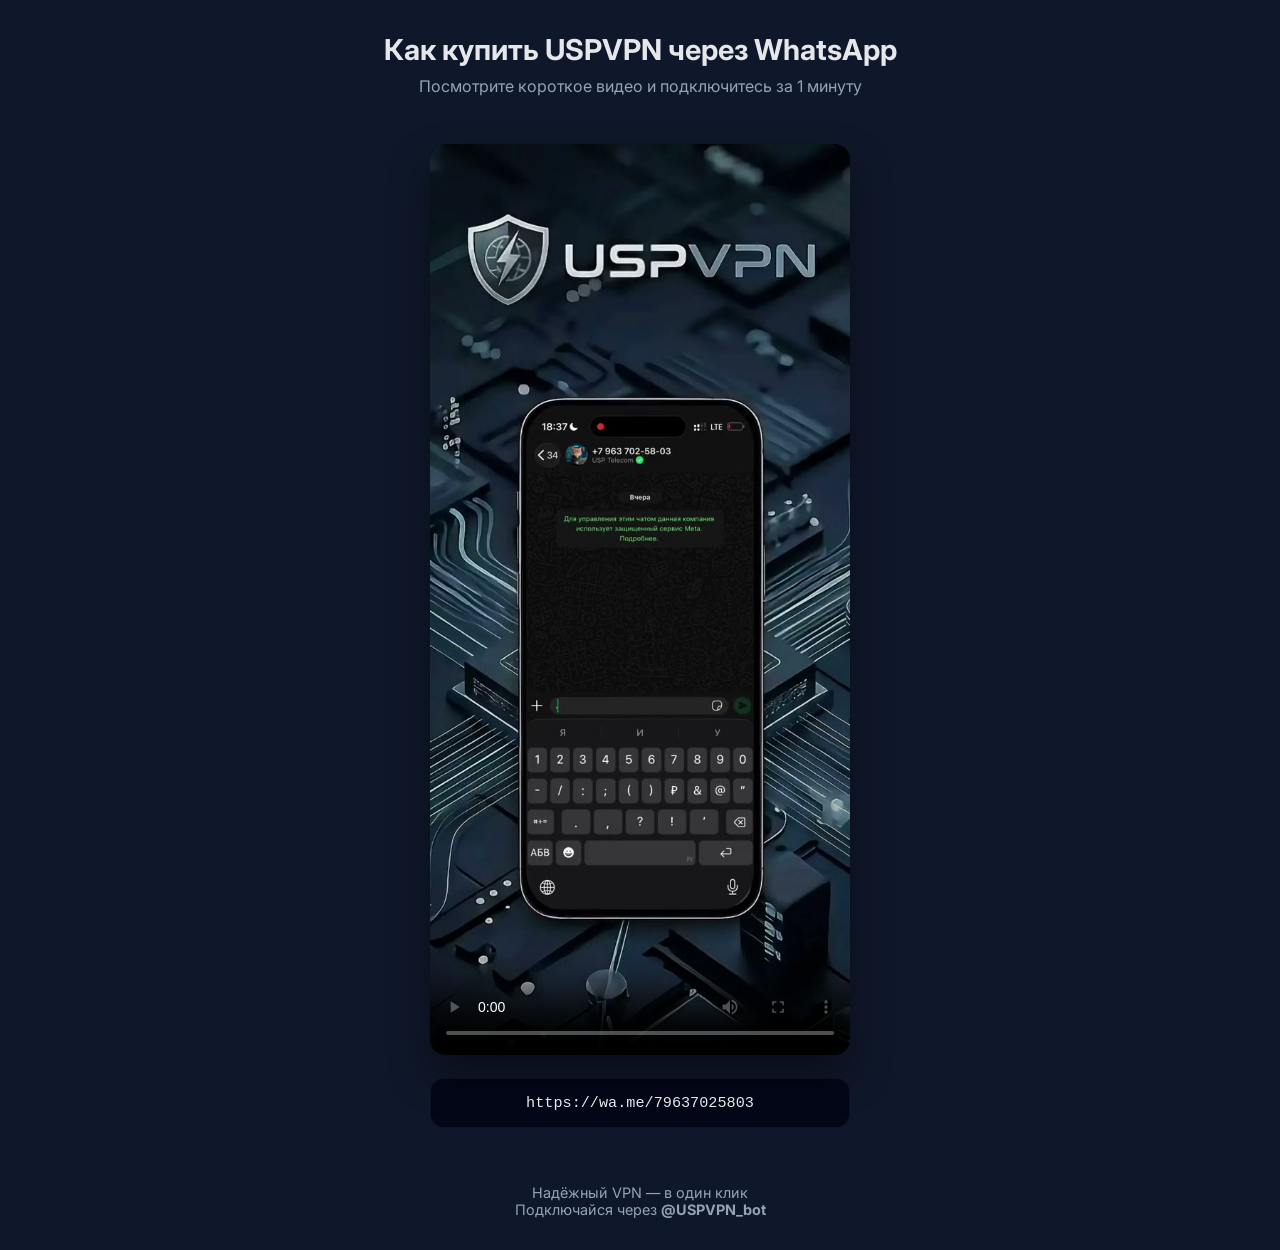
<file: buy-whatsapp.html>
<!DOCTYPE html>
<html lang="ru">
<head>
<meta charset="UTF-8">
<meta name="viewport" content="width=device-width, initial-scale=1.0">
<title>Как купить USPVPN через WhatsApp — USPVPN</title>

<link href="https://fonts.googleapis.com/css2?family=Inter:wght@400;600;700&display=swap" rel="stylesheet">

<style>
  body {
    font-family: 'Inter', sans-serif;
    margin: 0;
    background: #0f172a;
    color: #e5e7eb;
  }

  header {
    padding: 2rem 1.5rem 1rem;
    text-align: center;
  }

  header h1 {
    margin: 0;
    font-size: 1.8rem;
    font-weight: 700;
    line-height: 1.25;
  }

  header p {
    margin-top: 0.5rem;
    color: #94a3b8;
  }

  /* вертикальное видео: узкий плеер, чтобы на компьютере не растягивалось на весь экран */
  .video-wrapper {
    max-width: 420px;
    margin: 1rem auto 1.5rem;
    padding: 0 1rem;
  }

  video {
    width: 100%;
    border-radius: 16px;
    background: black;
    box-shadow: 0 20px 40px rgba(0,0,0,0.4);
  }

  /* Текст под видео */
  .info-text {
    display: block;
    margin-top: 1.2rem;
    padding: 1rem 1.2rem;
    background: #020617;
    border-radius: 14px;
    font-size: 0.95rem;
    color: #e5e7eb;
    font-family: monospace;
    text-align: center;
    text-decoration: none;
    box-shadow: inset 0 0 0 1px rgba(255,255,255,0.05);
  }

  footer {
    text-align: center;
    padding: 2rem 1rem;
    font-size: 0.9rem;
    color: #94a3b8;
  }
</style>
</head>

<body>

<header>
  <h1>Как купить USPVPN через WhatsApp</h1>
  <p>Посмотрите короткое видео и подключитесь за 1 минуту</p>
</header>

<div class="video-wrapper">
  <video controls playsinline preload="metadata" poster="images/guide-whatsapp.jpg">
    <source src="videos/guide-whatsapp.mp4" type="video/mp4">
    Ваш браузер не поддерживает видео.
  </video>

  <!-- Текст под видео -->
  <a class="info-text" href="https://wa.me/79637025803" target="_blank" rel="noopener">https://wa.me/79637025803</a>
</div>

<footer>
  Надёжный VPN — в один клик<br>
  Подключайся через <strong>@USPVPN_bot</strong>
</footer>

<script src="https://telegram.org/js/telegram-web-app.js"></script>
<script>
  const tg = window.Telegram.WebApp;
  tg.ready();
</script>

</body>
</html>
</file>
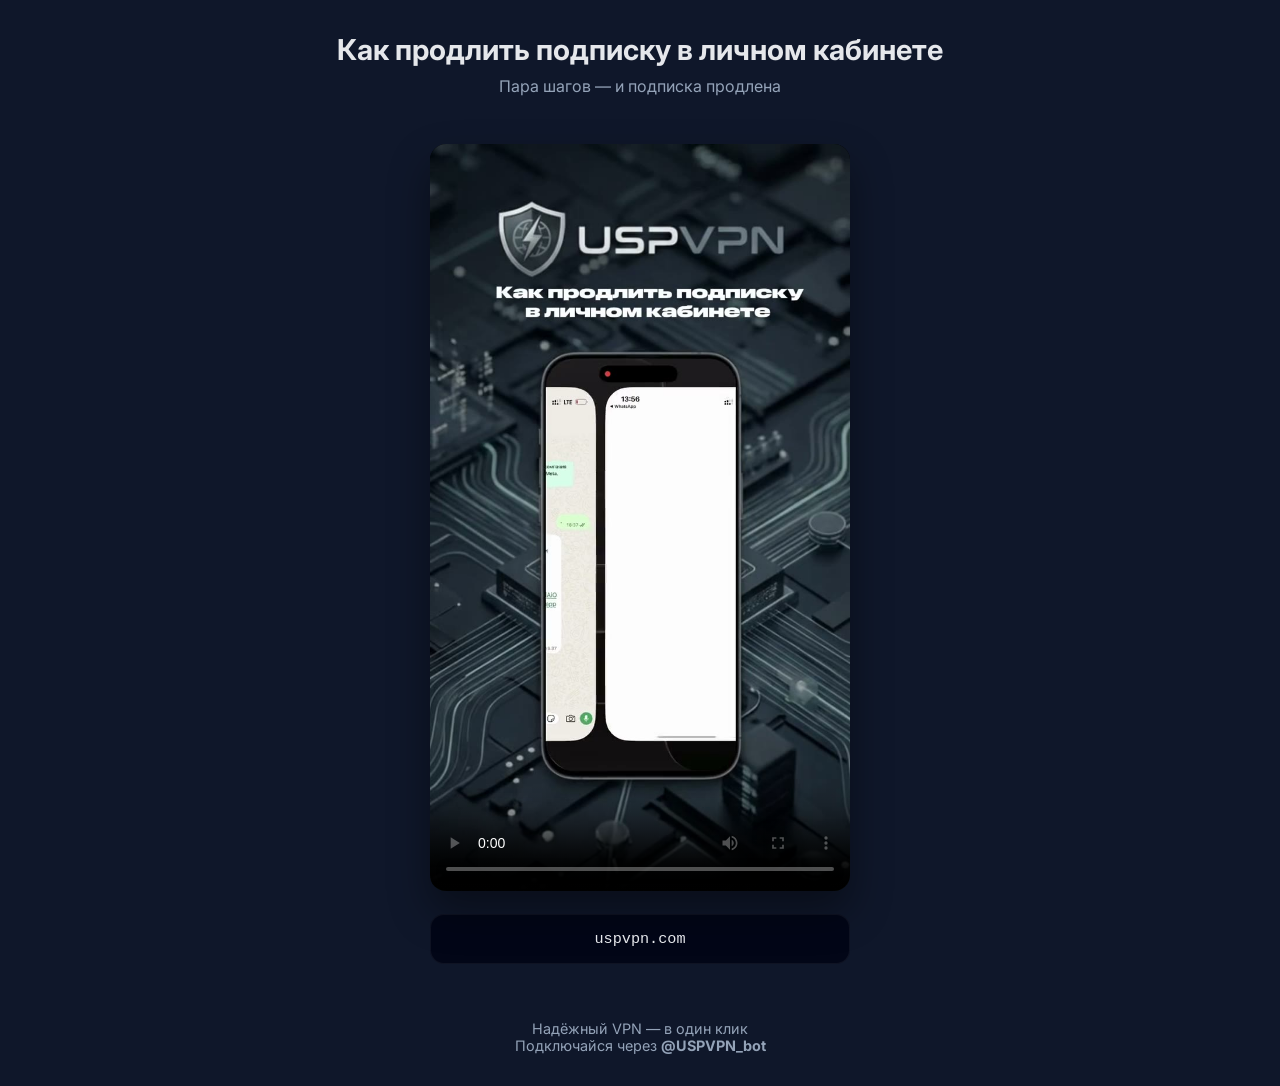
<file: extend-cabinet.html>
<!DOCTYPE html>
<html lang="ru">
<head>
<meta charset="UTF-8">
<meta name="viewport" content="width=device-width, initial-scale=1.0">
<title>Как продлить подписку в личном кабинете — USPVPN</title>

<link href="https://fonts.googleapis.com/css2?family=Inter:wght@400;600;700&display=swap" rel="stylesheet">

<style>
  body {
    font-family: 'Inter', sans-serif;
    margin: 0;
    background: #0f172a;
    color: #e5e7eb;
  }

  header {
    padding: 2rem 1.5rem 1rem;
    text-align: center;
  }

  header h1 {
    margin: 0;
    font-size: 1.8rem;
    font-weight: 700;
    line-height: 1.25;
  }

  header p {
    margin-top: 0.5rem;
    color: #94a3b8;
  }

  /* вертикальное видео: узкий плеер, чтобы на компьютере не растягивалось на весь экран */
  .video-wrapper {
    max-width: 420px;
    margin: 1rem auto 1.5rem;
    padding: 0 1rem;
  }

  video {
    width: 100%;
    border-radius: 16px;
    background: black;
    box-shadow: 0 20px 40px rgba(0,0,0,0.4);
  }

  /* Текст под видео */
  .info-text {
    display: block;
    margin-top: 1.2rem;
    padding: 1rem 1.2rem;
    background: #020617;
    border-radius: 14px;
    font-size: 0.95rem;
    color: #e5e7eb;
    font-family: monospace;
    text-align: center;
    text-decoration: none;
    box-shadow: inset 0 0 0 1px rgba(255,255,255,0.05);
  }

  footer {
    text-align: center;
    padding: 2rem 1rem;
    font-size: 0.9rem;
    color: #94a3b8;
  }
</style>
</head>

<body>

<header>
  <h1>Как продлить подписку в личном кабинете</h1>
  <p>Пара шагов — и подписка продлена</p>
</header>

<div class="video-wrapper">
  <video controls playsinline preload="metadata" poster="images/guide-extend.jpg">
    <source src="videos/guide-extend.mp4" type="video/mp4">
    Ваш браузер не поддерживает видео.
  </video>

  <!-- Текст под видео -->
  <a class="info-text" href="https://uspvpn.com" target="_blank" rel="noopener">uspvpn.com</a>
</div>

<footer>
  Надёжный VPN — в один клик<br>
  Подключайся через <strong>@USPVPN_bot</strong>
</footer>

<script src="https://telegram.org/js/telegram-web-app.js"></script>
<script>
  const tg = window.Telegram.WebApp;
  tg.ready();
</script>

</body>
</html>
</file>
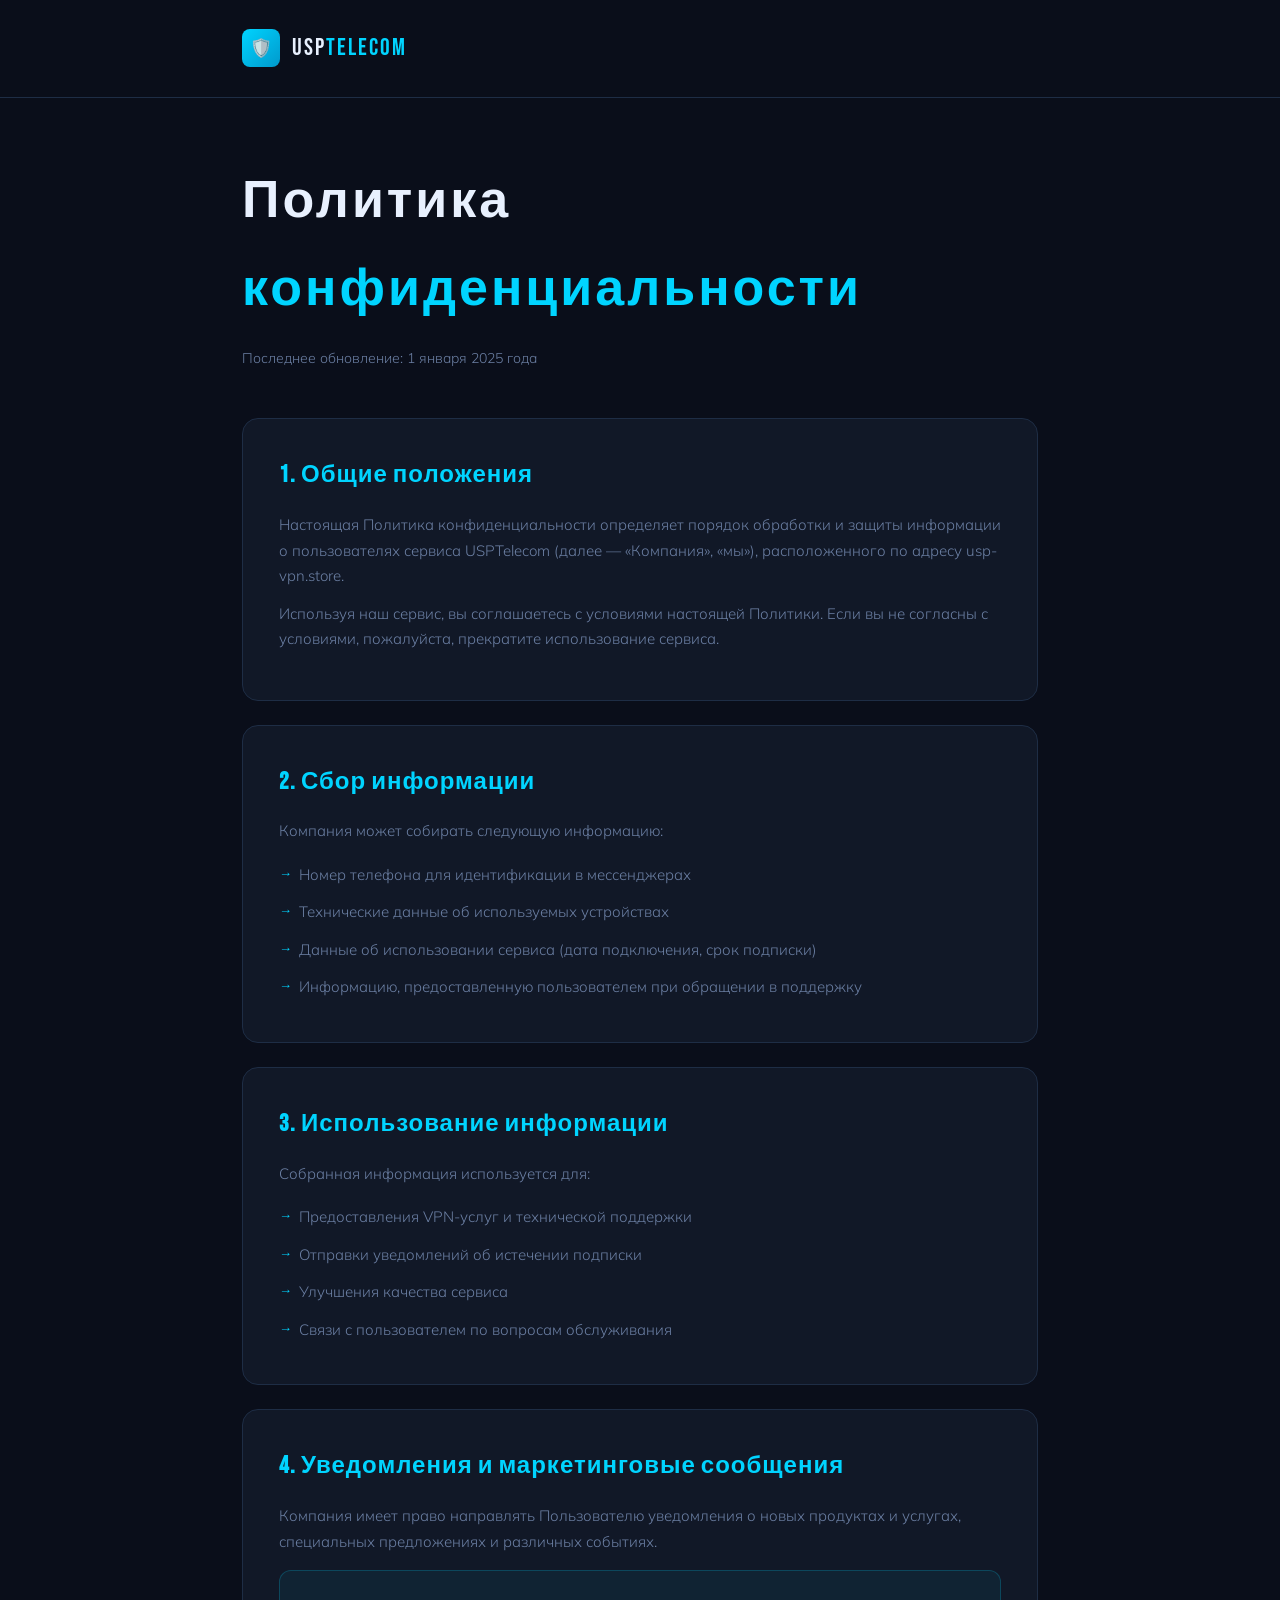
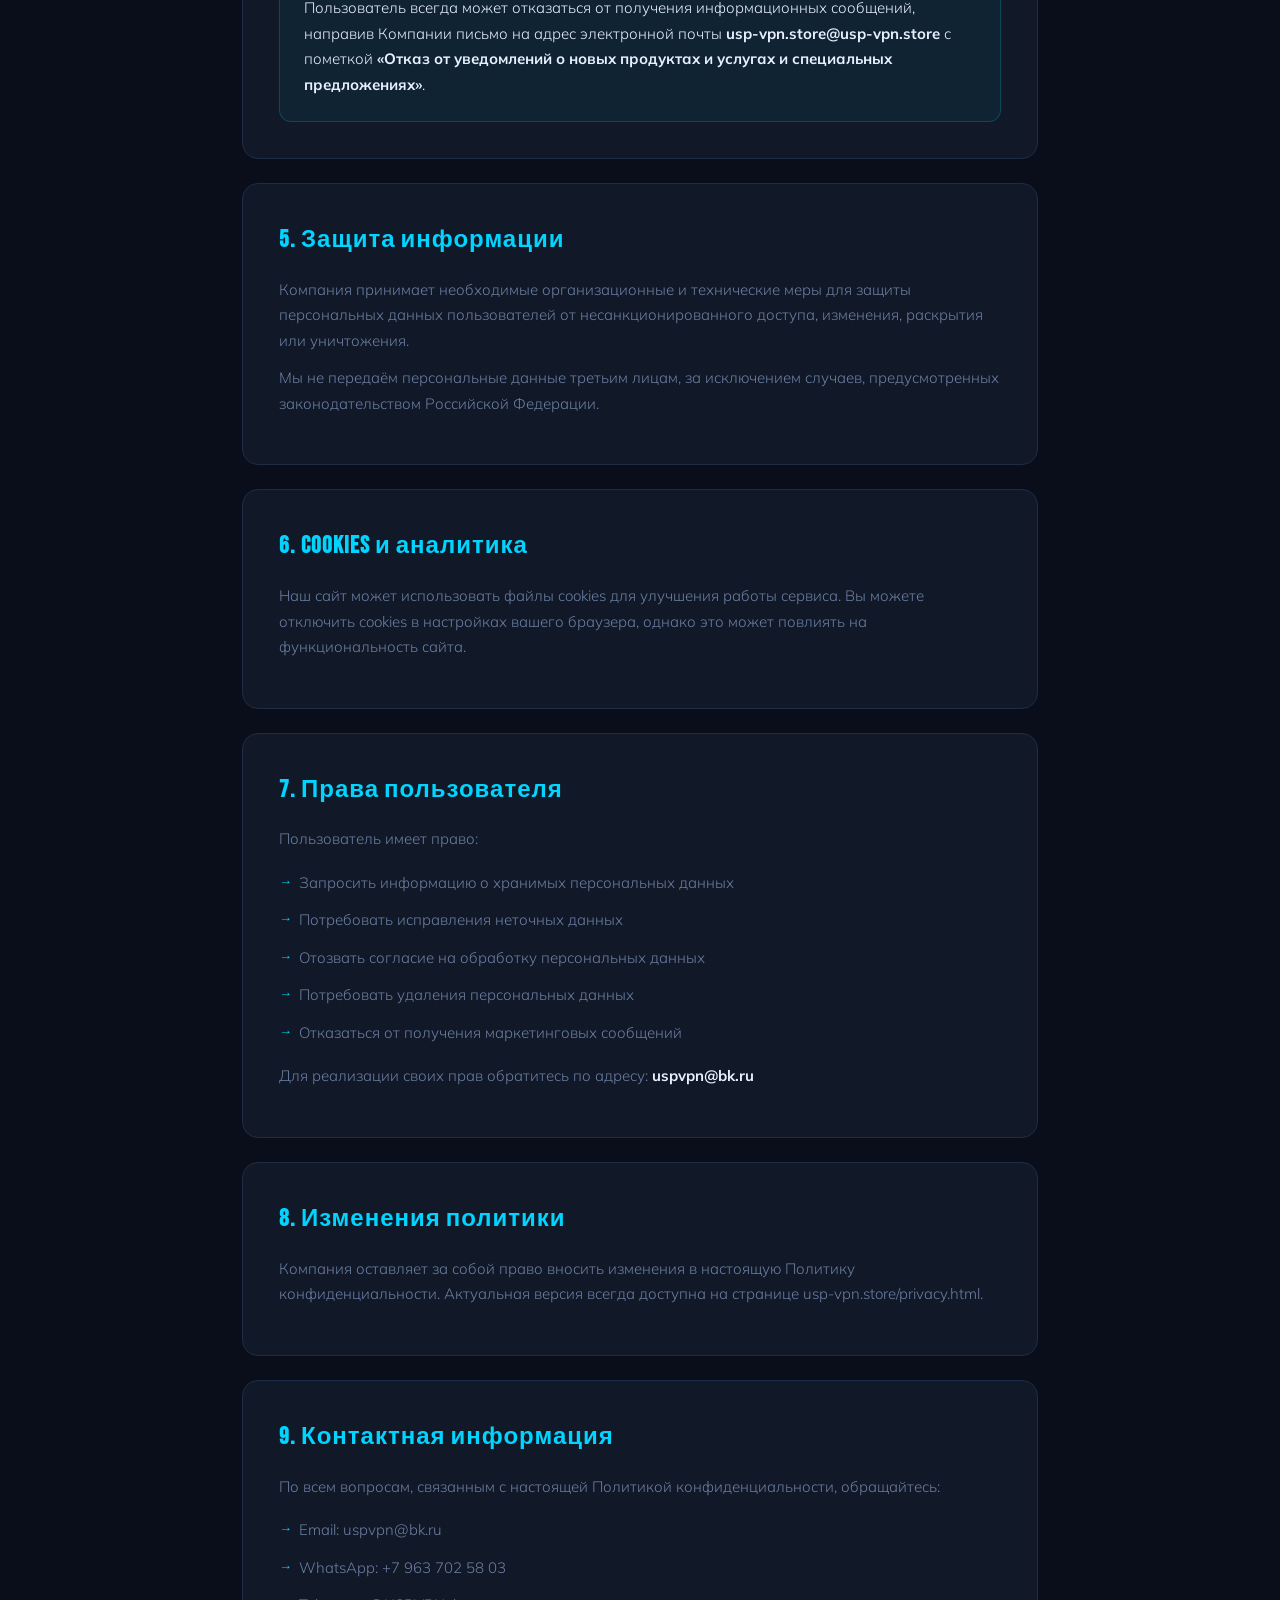
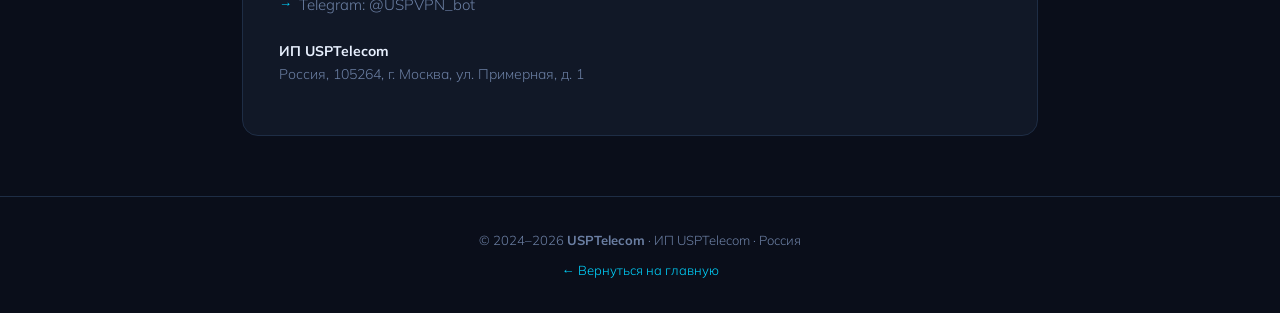
<file: privacy.html>
<!DOCTYPE html>
<html lang="ru">
<head>
<meta charset="UTF-8">
<meta name="viewport" content="width=device-width, initial-scale=1.0">
<title>Политика конфиденциальности — USPTelecom</title>
<link href="https://fonts.googleapis.com/css2?family=Bebas+Neue&family=Mulish:wght@300;400;600;700&display=swap" rel="stylesheet">
<style>
:root{--bg:#0a0e1a;--surface:#111827;--border:#1e2d45;--accent:#00d4ff;--text:#e8f0fe;--muted:#6b7fa3}
*{margin:0;padding:0;box-sizing:border-box}
body{background:var(--bg);color:var(--text);font-family:'Mulish',sans-serif;font-weight:300;line-height:1.7}
.container{max-width:860px;margin:0 auto;padding:0 32px}
header{padding:28px 0;border-bottom:1px solid var(--border);margin-bottom:60px}
.logo{display:flex;align-items:center;gap:12px;text-decoration:none}
.logo-icon{width:38px;height:38px;background:linear-gradient(135deg,var(--accent),#0099cc);border-radius:8px;display:flex;align-items:center;justify-content:center;font-size:18px}
.logo-text{font-family:'Bebas Neue',sans-serif;font-size:24px;letter-spacing:2px;color:var(--text)}
.logo-text span{color:var(--accent)}
.page-title{font-family:'Bebas Neue',sans-serif;font-size:52px;letter-spacing:3px;margin-bottom:12px}
.page-title span{color:var(--accent)}
.updated{font-size:14px;color:var(--muted);margin-bottom:48px}
.section{background:var(--surface);border:1px solid var(--border);border-radius:16px;padding:36px;margin-bottom:24px}
.section h2{font-family:'Bebas Neue',sans-serif;font-size:24px;letter-spacing:1px;color:var(--accent);margin-bottom:16px}
.section p{font-size:15px;color:var(--muted);margin-bottom:12px}
.section ul{list-style:none;padding:0}
.section ul li{font-size:15px;color:var(--muted);padding:6px 0;padding-left:20px;position:relative}
.section ul li::before{content:'→';position:absolute;left:0;color:var(--accent);font-size:13px}
.highlight{background:rgba(0,212,255,.06);border:1px solid rgba(0,212,255,.2);border-radius:12px;padding:24px;margin-top:16px}
.highlight p{color:var(--text);font-size:15px;margin:0}
footer{border-top:1px solid var(--border);padding:32px 0;margin-top:60px;text-align:center}
footer p{font-size:13px;color:var(--muted)}
footer a{color:var(--accent);text-decoration:none}
footer a:hover{text-decoration:underline}
</style>
</head>
<body>
<header>
  <div class="container">
    <a href="/" class="logo">
      <div class="logo-icon">🛡️</div>
      <div class="logo-text">USP<span>Telecom</span></div>
    </a>
  </div>
</header>
<main>
  <div class="container">
    <h1 class="page-title">Политика <span>конфиденциальности</span></h1>
    <p class="updated">Последнее обновление: 1 января 2025 года</p>

    <div class="section">
      <h2>1. Общие положения</h2>
      <p>Настоящая Политика конфиденциальности определяет порядок обработки и защиты информации о пользователях сервиса USPTelecom (далее — «Компания», «мы»), расположенного по адресу usp-vpn.store.</p>
      <p>Используя наш сервис, вы соглашаетесь с условиями настоящей Политики. Если вы не согласны с условиями, пожалуйста, прекратите использование сервиса.</p>
    </div>

    <div class="section">
      <h2>2. Сбор информации</h2>
      <p>Компания может собирать следующую информацию:</p>
      <ul>
        <li>Номер телефона для идентификации в мессенджерах</li>
        <li>Технические данные об используемых устройствах</li>
        <li>Данные об использовании сервиса (дата подключения, срок подписки)</li>
        <li>Информацию, предоставленную пользователем при обращении в поддержку</li>
      </ul>
    </div>

    <div class="section">
      <h2>3. Использование информации</h2>
      <p>Собранная информация используется для:</p>
      <ul>
        <li>Предоставления VPN-услуг и технической поддержки</li>
        <li>Отправки уведомлений об истечении подписки</li>
        <li>Улучшения качества сервиса</li>
        <li>Связи с пользователем по вопросам обслуживания</li>
      </ul>
    </div>

    <div class="section">
      <h2>4. Уведомления и маркетинговые сообщения</h2>
      <p>Компания имеет право направлять Пользователю уведомления о новых продуктах и услугах, специальных предложениях и различных событиях.</p>
      <div class="highlight">
        <p>Пользователь всегда может отказаться от получения информационных сообщений, направив Компании письмо на адрес электронной почты <strong>usp-vpn.store@usp-vpn.store</strong> с пометкой <strong>«Отказ от уведомлений о новых продуктах и услугах и специальных предложениях»</strong>.</p>
      </div>
    </div>

    <div class="section">
      <h2>5. Защита информации</h2>
      <p>Компания принимает необходимые организационные и технические меры для защиты персональных данных пользователей от несанкционированного доступа, изменения, раскрытия или уничтожения.</p>
      <p>Мы не передаём персональные данные третьим лицам, за исключением случаев, предусмотренных законодательством Российской Федерации.</p>
    </div>

    <div class="section">
      <h2>6. Cookies и аналитика</h2>
      <p>Наш сайт может использовать файлы cookies для улучшения работы сервиса. Вы можете отключить cookies в настройках вашего браузера, однако это может повлиять на функциональность сайта.</p>
    </div>

    <div class="section">
      <h2>7. Права пользователя</h2>
      <p>Пользователь имеет право:</p>
      <ul>
        <li>Запросить информацию о хранимых персональных данных</li>
        <li>Потребовать исправления неточных данных</li>
        <li>Отозвать согласие на обработку персональных данных</li>
        <li>Потребовать удаления персональных данных</li>
        <li>Отказаться от получения маркетинговых сообщений</li>
      </ul>
      <p style="margin-top:12px;">Для реализации своих прав обратитесь по адресу: <strong style="color:var(--text)">uspvpn@bk.ru</strong></p>
    </div>

    <div class="section">
      <h2>8. Изменения политики</h2>
      <p>Компания оставляет за собой право вносить изменения в настоящую Политику конфиденциальности. Актуальная версия всегда доступна на странице usp-vpn.store/privacy.html.</p>
    </div>

    <div class="section">
      <h2>9. Контактная информация</h2>
      <p>По всем вопросам, связанным с настоящей Политикой конфиденциальности, обращайтесь:</p>
      <ul>
        <li>Email: uspvpn@bk.ru</li>
        <li>WhatsApp: +7 963 702 58 03</li>
        <li>Telegram: @USPVPN_bot</li>
      </ul>
      <p style="margin-top:16px;font-size:14px;">
        <strong style="color:var(--text)">ИП USPTelecom</strong><br>
        Россия, 105264, г. Москва, ул. Примерная, д. 1
      </p>
    </div>
  </div>
</main>
<footer>
  <div class="container">
    <p>© 2024–2026 <strong>USPTelecom</strong> · ИП USPTelecom · Россия</p>
    <p style="margin-top:8px;"><a href="/">← Вернуться на главную</a></p>
  </div>
</footer>
</body>
</html>
</file>
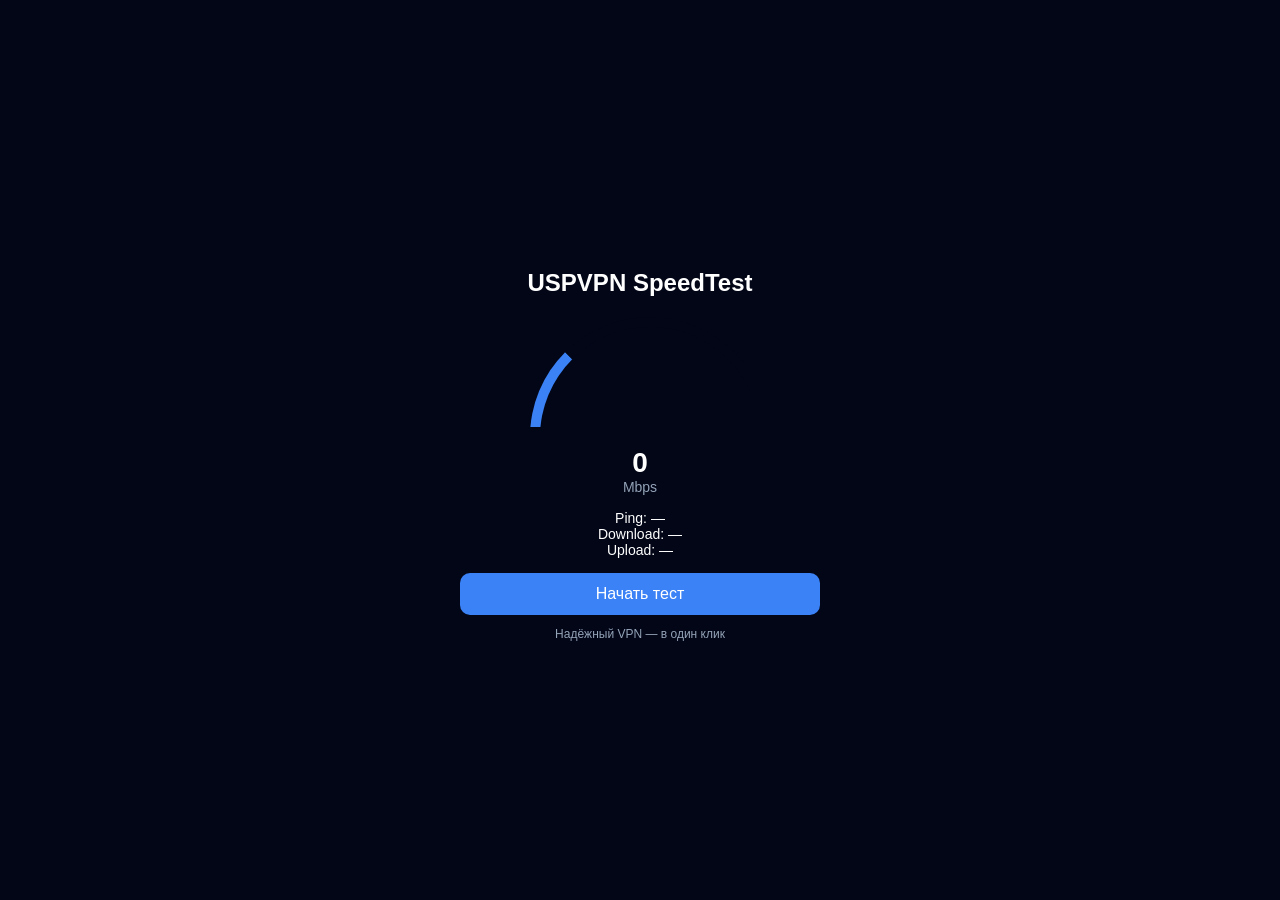
<file: SpeedTest.html>
<!DOCTYPE html>
<html lang="ru">
<head>
<meta charset="UTF-8">
<title>USPVPN SpeedTest</title>
<meta name="viewport" content="width=device-width, initial-scale=1.0">

<script src="https://telegram.org/js/telegram-web-app.js"></script>

<style>
:root {
  --bg: #020617;
  --card: #020617;
  --accent: #3b82f6;
  --text: #ffffff;
  --muted: #94a3b8;
}

body {
  margin: 0;
  background: var(--bg);
  color: var(--text);
  font-family: -apple-system, BlinkMacSystemFont, Arial;
  display: flex;
  justify-content: center;
  align-items: center;
  height: 100vh;
}

.card {
  width: 100%;
  max-width: 360px;
  padding: 20px;
  text-align: center;
}

h2 {
  margin: 10px 0;
}

.speedometer {
  position: relative;
  width: 220px;
  height: 110px;
  margin: 20px auto;
  overflow: hidden;
}

.arc {
  width: 220px;
  height: 220px;
  border-radius: 50%;
  border: 10px solid #020617;
  border-top-color: var(--accent);
  transform: rotate(-90deg);
  transition: transform 0.6s ease-out;
}

.speed-value {
  font-size: 28px;
  font-weight: bold;
}

.unit {
  font-size: 14px;
  color: var(--muted);
}

.results {
  margin-top: 15px;
  font-size: 14px;
}

button {
  margin-top: 15px;
  width: 100%;
  padding: 12px;
  background: var(--accent);
  color: white;
  border: none;
  border-radius: 10px;
  font-size: 16px;
}

.footer {
  margin-top: 12px;
  font-size: 12px;
  color: var(--muted);
}
</style>
</head>

<body>
<div class="card">
  <h2>USPVPN SpeedTest</h2>

  <div class="speedometer">
    <div class="arc" id="arc"></div>
  </div>

  <div class="speed-value" id="speed">0</div>
  <div class="unit" id="mode">Mbps</div>

  <div class="results">
    <div id="ping">Ping: —</div>
    <div id="download">Download: —</div>
    <div id="upload">Upload: —</div>
  </div>

  <button id="start">Начать тест</button>

  <div class="footer">
    Надёжный VPN — в один клик
  </div>
</div>

<script>
const tg = window.Telegram.WebApp;
tg.expand();
tg.setHeaderColor("#020617");
tg.setBackgroundColor("#020617");

tg.MainButton.setText("Закрыть");
tg.MainButton.show();
tg.MainButton.onClick(() => tg.close());

// 🔧 ЗАМЕНИ НА СВОЙ VPN-СЕРВЕР
const SERVER_BASE = "https://your-vpn-domain.com";
const DOWNLOAD_URL = SERVER_BASE + "/speedtest/download";
const UPLOAD_URL   = SERVER_BASE + "/speedtest/upload";
const PING_URL     = SERVER_BASE + "/speedtest/ping";

const arc = document.getElementById("arc");
const speedEl = document.getElementById("speed");

function animateSpeed(value, max = 100) {
  const deg = Math.min(value / max, 1) * 180;
  arc.style.transform = `rotate(${deg - 90}deg)`;
  speedEl.textContent = value.toFixed(1);
}

async function testPing() {
  const start = performance.now();
  await fetch(PING_URL, { cache: "no-store" });
  return Math.round(performance.now() - start);
}

async function testDownload() {
  const start = performance.now();
  const res = await fetch(DOWNLOAD_URL, { cache: "no-store" });
  const buf = await res.arrayBuffer();
  const time = (performance.now() - start) / 1000;
  return (buf.byteLength * 8 / time / 1e6);
}

async function testUpload() {
  const data = new Uint8Array(5 * 1024 * 1024);
  const start = performance.now();
  await fetch(UPLOAD_URL, {
    method: "POST",
    body: data
  });
  const time = (performance.now() - start) / 1000;
  return (data.byteLength * 8 / time / 1e6);
}

document.getElementById("start").onclick = async () => {
  document.getElementById("start").disabled = true;

  const ping = await testPing();
  document.getElementById("ping").textContent = `Ping: ${ping} ms`;

  const down = await testDownload();
  animateSpeed(down);
  document.getElementById("download").textContent = `Download: ${down.toFixed(2)} Mbps`;

  const up = await testUpload();
  animateSpeed(up);
  document.getElementById("upload").textContent = `Upload: ${up.toFixed(2)} Mbps`;

  document.getElementById("start").disabled = false;
};
</script>
</body>
</html>
</file>
<file: style.css>
/* ---------------------------------------------------------------------
   USPVPN — Design tokens
--------------------------------------------------------------------- */
:root {
  --font-display: "Sora", "Inter", -apple-system, BlinkMacSystemFont, "Segoe UI", Roboto, sans-serif;
  --font-body: "Inter", -apple-system, BlinkMacSystemFont, "Segoe UI", Roboto, sans-serif;

  --radius-sm: 10px;
  --radius-md: 16px;
  --radius-lg: 24px;
  --radius-pill: 999px;

  --space-1: 4px;
  --space-2: 8px;
  --space-3: 16px;
  --space-4: 24px;
  --space-5: 32px;
  --space-6: 48px;
  --space-7: 64px;
  --space-8: 96px;

  --container-max: 1140px;
  --transition-fast: 180ms cubic-bezier(.4,0,.2,1);
  --transition-med: 320ms cubic-bezier(.4,0,.2,1);

  --gradient-brand: linear-gradient(120deg, #6D5BFF 0%, #4338CA 45%, #0EA5B7 100%);
  --gradient-brand-soft: linear-gradient(120deg, rgba(109,91,255,0.14), rgba(14,165,183,0.10));
}

/* ---------------------------------------------------------------------
   Theme: light (default)
--------------------------------------------------------------------- */
:root,
html[data-theme="light"] {
  color-scheme: light;

  --color-primary: #4F3EE0;
  --color-primary-dark: #3A2BB8;
  --color-primary-soft: #EFEDFF;
  --color-accent: #0EA5B7;

  --color-ink: #11132A;
  --color-body: #444866;
  --color-muted: #6E7290;
  --color-border: #E7E8F3;
  --color-border-strong: #D6D8EE;

  --color-bg: #FCFBFF;
  --color-surface: #FFFFFF;
  --color-surface-muted: #F5F5FC;
  --color-header-bg: rgba(255, 255, 255, 0.78);

  --shadow-sm: 0 1px 2px rgba(20, 22, 60, 0.06);
  --shadow-md: 0 16px 36px rgba(40, 33, 110, 0.10);
  --shadow-lg: 0 28px 60px rgba(40, 33, 110, 0.16);

  --glow-1: rgba(109, 91, 255, 0.30);
  --glow-2: rgba(14, 165, 183, 0.22);
  --glow-3: rgba(255, 119, 198, 0.18);
}

/* ---------------------------------------------------------------------
   Theme: dark
--------------------------------------------------------------------- */
html[data-theme="dark"] {
  color-scheme: dark;

  --color-primary: #8B7CFF;
  --color-primary-dark: #A296FF;
  --color-primary-soft: rgba(139, 124, 255, 0.16);
  --color-accent: #34D6E8;

  --color-ink: #F3F4FC;
  --color-body: #C2C5E0;
  --color-muted: #8B8FB8;
  --color-border: rgba(255, 255, 255, 0.09);
  --color-border-strong: rgba(255, 255, 255, 0.16);

  --color-bg: #0A0B16;
  --color-surface: #12132A;
  --color-surface-muted: #15172F;
  --color-header-bg: rgba(10, 11, 22, 0.72);

  --shadow-sm: 0 1px 2px rgba(0, 0, 0, 0.3);
  --shadow-md: 0 16px 36px rgba(0, 0, 0, 0.45);
  --shadow-lg: 0 28px 70px rgba(0, 0, 0, 0.55);

  --glow-1: rgba(139, 124, 255, 0.35);
  --glow-2: rgba(52, 214, 232, 0.22);
  --glow-3: rgba(255, 119, 198, 0.16);
}

/* ---------------------------------------------------------------------
   Reset
--------------------------------------------------------------------- */
*, *::before, *::after { box-sizing: border-box; }

html, body { margin: 0; padding: 0; }

html { scroll-behavior: smooth; }

body {
  font-family: var(--font-body);
  font-size: 16px;
  line-height: 1.6;
  color: var(--color-body);
  background: var(--color-bg);
  -webkit-font-smoothing: antialiased;
  transition: background var(--transition-med), color var(--transition-med);
}

img, svg { display: block; max-width: 100%; }

a {
  color: var(--color-primary);
  text-decoration: none;
}

a:hover { text-decoration: underline; }

h1, h2, h3 {
  font-family: var(--font-display);
  color: var(--color-ink);
  font-weight: 700;
  line-height: 1.15;
  margin: 0;
}

p { margin: 0; }

button {
  font-family: inherit;
  cursor: pointer;
  border: none;
  background: none;
  color: inherit;
}

:focus-visible {
  outline: 2px solid var(--color-primary);
  outline-offset: 2px;
}

.skip-link {
  position: absolute;
  left: -9999px;
  top: 0;
  background: var(--color-ink);
  color: var(--color-bg);
  padding: var(--space-2) var(--space-3);
  border-radius: var(--radius-sm);
  z-index: 1000;
}

.skip-link:focus {
  left: var(--space-3);
  top: var(--space-3);
}

/* ---------------------------------------------------------------------
   Layout helpers
--------------------------------------------------------------------- */
.container {
  width: 100%;
  max-width: var(--container-max);
  margin: 0 auto;
  padding: 0 var(--space-4);
}

.section {
  padding: var(--space-8) 0;
  position: relative;
}

.section-muted {
  background: var(--color-surface-muted);
}

.section-tag {
  display: inline-flex;
  align-items: center;
  gap: var(--space-2);
  font-size: 13px;
  font-weight: 700;
  letter-spacing: 0.06em;
  text-transform: uppercase;
  color: var(--color-primary);
  margin-bottom: var(--space-3);
}

.section-tag::before {
  content: "";
  width: 8px;
  height: 8px;
  border-radius: 50%;
  background: var(--gradient-brand);
}

.section h2 {
  font-size: clamp(28px, 3.4vw, 40px);
  max-width: 700px;
  margin-bottom: var(--space-3);
  letter-spacing: -0.01em;
}

.section-lead {
  max-width: 640px;
  color: var(--color-body);
  font-size: 17px;
}

.meta-note {
  color: var(--color-muted);
  font-size: 14px;
  margin-bottom: var(--space-5);
}

/* ---------------------------------------------------------------------
   Header
--------------------------------------------------------------------- */
.site-header {
  position: sticky;
  top: 0;
  z-index: 100;
  background: var(--color-header-bg);
  backdrop-filter: blur(16px) saturate(160%);
  -webkit-backdrop-filter: blur(16px) saturate(160%);
  border-bottom: 1px solid var(--color-border);
  transition: background var(--transition-med), border-color var(--transition-med);
}

.header-inner {
  display: flex;
  align-items: center;
  justify-content: space-between;
  gap: var(--space-4);
  height: 76px;
}

.logo {
  display: inline-flex;
  align-items: center;
  gap: var(--space-2);
  font-family: var(--font-display);
  font-size: 19px;
  font-weight: 800;
  color: var(--color-ink);
  text-decoration: none;
  letter-spacing: -0.01em;
}

.logo:hover { text-decoration: none; }

.logo-mark {
  display: inline-flex;
  align-items: center;
  justify-content: center;
  width: 36px;
  height: 36px;
  border-radius: var(--radius-sm);
  background: var(--gradient-brand);
  color: #fff;
  box-shadow: var(--shadow-sm);
}

.main-nav {
  display: flex;
  align-items: center;
  gap: var(--space-5);
}

.main-nav a {
  position: relative;
  color: var(--color-body);
  font-weight: 500;
  font-size: 15px;
  padding: 6px 2px;
}

.main-nav a::after {
  content: "";
  position: absolute;
  left: 0;
  right: 100%;
  bottom: 0;
  height: 2px;
  background: var(--gradient-brand);
  border-radius: 2px;
  transition: right var(--transition-fast);
}

.main-nav a:hover {
  color: var(--color-ink);
  text-decoration: none;
}

.main-nav a:hover::after { right: 0; }

.header-actions {
  display: flex;
  align-items: center;
  gap: var(--space-2);
}

.lang-switch,
.theme-switch {
  display: inline-flex;
  align-items: center;
  justify-content: center;
  gap: var(--space-1);
  height: 38px;
  padding: 0 12px;
  border-radius: var(--radius-pill);
  border: 1px solid var(--color-border);
  background: var(--color-surface);
  font-size: 13px;
  font-weight: 700;
  color: var(--color-muted);
  letter-spacing: 0.02em;
  transition: border-color var(--transition-fast), color var(--transition-fast), transform var(--transition-fast);
}

.lang-switch:hover,
.theme-switch:hover {
  border-color: var(--color-primary);
  transform: translateY(-1px);
}

.theme-switch {
  width: 38px;
  padding: 0;
  position: relative;
  color: var(--color-ink);
}

.theme-icon {
  position: absolute;
  transition: opacity var(--transition-fast), transform var(--transition-fast);
}

.theme-icon-sun { opacity: 1; transform: scale(1) rotate(0deg); }
.theme-icon-moon { opacity: 0; transform: scale(0.5) rotate(-40deg); }

html[data-theme="dark"] .theme-icon-sun { opacity: 0; transform: scale(0.5) rotate(40deg); }
html[data-theme="dark"] .theme-icon-moon { opacity: 1; transform: scale(1) rotate(0deg); }

.lang-divider {
  color: var(--color-border-strong);
}

.lang-option {
  padding: 2px 5px;
  border-radius: 6px;
  transition: background var(--transition-fast), color var(--transition-fast);
}

html[lang="ru"] .lang-option[data-lang-option="ru"],
html[lang="en"] .lang-option[data-lang-option="en"] {
  background: var(--gradient-brand);
  color: #fff;
}

.nav-toggle {
  display: none;
  align-items: center;
  justify-content: center;
  width: 40px;
  height: 40px;
  border-radius: var(--radius-sm);
  border: 1px solid var(--color-border);
  background: var(--color-surface);
  color: var(--color-ink);
}

.main-nav-mobile {
  display: none;
  flex-direction: column;
  border-top: 1px solid var(--color-border);
  background: var(--color-surface);
}

.main-nav-mobile a {
  padding: var(--space-3) var(--space-4);
  color: var(--color-body);
  font-weight: 500;
  border-bottom: 1px solid var(--color-border);
}

.main-nav-mobile.open { display: flex; }

/* ---------------------------------------------------------------------
   Hero
--------------------------------------------------------------------- */
.hero {
  position: relative;
  padding: var(--space-8) 0 calc(var(--space-8) + var(--space-4));
  overflow: hidden;
}

.hero-glow {
  position: absolute;
  inset: 0;
  z-index: 0;
  pointer-events: none;
}

.glow {
  position: absolute;
  border-radius: 50%;
  filter: blur(60px);
  opacity: 0.9;
  animation: drift 16s ease-in-out infinite alternate;
}

.glow-1 {
  width: 480px;
  height: 480px;
  top: -180px;
  left: -120px;
  background: var(--glow-1);
}

.glow-2 {
  width: 420px;
  height: 420px;
  top: -80px;
  right: -140px;
  background: var(--glow-2);
  animation-delay: -4s;
}

.glow-3 {
  width: 360px;
  height: 360px;
  bottom: -220px;
  left: 40%;
  background: var(--glow-3);
  animation-delay: -8s;
}

@keyframes drift {
  from { transform: translate(0, 0) scale(1); }
  to   { transform: translate(30px, 24px) scale(1.08); }
}

.hero-inner {
  position: relative;
  z-index: 1;
  max-width: 760px;
  text-align: center;
  margin: 0 auto;
  display: flex;
  flex-direction: column;
  align-items: center;
}

.eyebrow {
  display: inline-flex;
  align-items: center;
  gap: var(--space-2);
  padding: 7px 16px;
  border-radius: var(--radius-pill);
  background: var(--color-surface);
  border: 1px solid var(--color-border);
  color: var(--color-primary);
  font-size: 13px;
  font-weight: 700;
  letter-spacing: 0.02em;
  margin-bottom: var(--space-4);
  box-shadow: var(--shadow-sm);
}

.eyebrow::before {
  content: "";
  width: 7px;
  height: 7px;
  border-radius: 50%;
  background: var(--gradient-brand);
}

.hero h1 {
  font-size: clamp(34px, 5.4vw, 58px);
  letter-spacing: -0.02em;
  margin-bottom: var(--space-4);
  background: var(--gradient-brand);
  -webkit-background-clip: text;
  background-clip: text;
  color: transparent;
}

.hero-lead {
  font-size: 18px;
  color: var(--color-body);
  max-width: 600px;
  margin-bottom: var(--space-5);
}

.hero-actions {
  display: flex;
  gap: var(--space-3);
  flex-wrap: wrap;
  justify-content: center;
}

/* ---------------------------------------------------------------------
   Buttons
--------------------------------------------------------------------- */
.btn {
  display: inline-flex;
  align-items: center;
  justify-content: center;
  min-height: 50px;
  padding: 0 30px;
  border-radius: var(--radius-sm);
  font-weight: 600;
  font-size: 15px;
  text-decoration: none;
  transition: transform var(--transition-fast), box-shadow var(--transition-fast), background var(--transition-fast), border-color var(--transition-fast);
}

.btn:hover { text-decoration: none; }

.btn-primary {
  background: var(--gradient-brand);
  color: #fff;
  box-shadow: var(--shadow-md);
}

.btn-primary:hover {
  box-shadow: var(--shadow-lg);
  transform: translateY(-2px);
}

.btn-ghost {
  background: var(--color-surface);
  color: var(--color-ink);
  border: 1px solid var(--color-border);
}

.btn-ghost:hover {
  border-color: var(--color-primary);
  color: var(--color-primary);
  transform: translateY(-2px);
}

/* ---------------------------------------------------------------------
   Cards
--------------------------------------------------------------------- */
.cards {
  display: grid;
  grid-template-columns: repeat(auto-fit, minmax(240px, 1fr));
  gap: var(--space-4);
  margin-top: var(--space-6);
}

.card {
  background: var(--color-surface);
  border: 1px solid var(--color-border);
  border-radius: var(--radius-lg);
  padding: var(--space-5);
  box-shadow: var(--shadow-sm);
  transition: box-shadow var(--transition-med), transform var(--transition-med), border-color var(--transition-med);
}

.card:hover {
  box-shadow: var(--shadow-lg);
  transform: translateY(-4px);
  border-color: var(--color-border-strong);
}

.card-icon {
  display: inline-flex;
  align-items: center;
  justify-content: center;
  width: 48px;
  height: 48px;
  border-radius: var(--radius-sm);
  background: var(--gradient-brand);
  color: #fff;
  margin-bottom: var(--space-3);
  box-shadow: var(--shadow-sm);
}

.card h3 {
  font-size: 18px;
  margin-bottom: var(--space-2);
}

.card p {
  color: var(--color-muted);
  font-size: 15px;
}

/* ---------------------------------------------------------------------
   Info rows (Support / Contact)
--------------------------------------------------------------------- */
.info-row {
  display: flex;
  flex-wrap: wrap;
  gap: var(--space-5);
  margin-top: var(--space-5);
  padding-top: var(--space-5);
  border-top: 1px solid var(--color-border);
}

.info-item {
  display: flex;
  flex-direction: column;
  gap: var(--space-1);
}

.info-label {
  font-size: 13px;
  font-weight: 600;
  color: var(--color-muted);
  text-transform: uppercase;
  letter-spacing: 0.04em;
}

.contact-grid {
  display: grid;
  grid-template-columns: repeat(auto-fit, minmax(220px, 1fr));
  gap: var(--space-4);
  margin-top: var(--space-6);
}

.contact-item {
  display: flex;
  flex-direction: column;
  gap: var(--space-1);
  padding: var(--space-4);
  background: var(--color-surface);
  border: 1px solid var(--color-border);
  border-radius: var(--radius-md);
  transition: border-color var(--transition-fast), transform var(--transition-fast);
}

.contact-item:hover {
  border-color: var(--color-border-strong);
  transform: translateY(-2px);
}

/* ---------------------------------------------------------------------
   Privacy policy
--------------------------------------------------------------------- */
.policy-block {
  max-width: 720px;
  margin-bottom: var(--space-5);
  padding-left: var(--space-4);
  border-left: 2px solid var(--color-border);
}

.policy-block h3 {
  font-size: 17px;
  margin-bottom: var(--space-2);
}

.policy-block p {
  color: var(--color-body);
}

/* ---------------------------------------------------------------------
   Footer
--------------------------------------------------------------------- */
.site-footer {
  background: var(--color-ink);
  color: rgba(255, 255, 255, 0.65);
  padding: var(--space-5) 0;
}

html[data-theme="dark"] .site-footer {
  background: #06070F;
}

.footer-inner {
  display: flex;
  flex-wrap: wrap;
  align-items: center;
  justify-content: center;
  gap: var(--space-2);
  text-align: center;
  font-size: 14px;
}

.footer-sep { color: rgba(255, 255, 255, 0.25); }

/* ---------------------------------------------------------------------
   Responsive
--------------------------------------------------------------------- */
@media (max-width: 860px) {
  .main-nav { display: none; }

  .nav-toggle { display: inline-flex; }
}

@media (max-width: 600px) {
  .section { padding: var(--space-7) 0; }

  .hero { padding: var(--space-7) 0 var(--space-7); }

  .header-actions { gap: var(--space-1); }

  .lang-switch { padding: 0 10px; }

  .glow { filter: blur(40px); }
}

@media (prefers-reduced-motion: reduce) {
  *, *::before, *::after {
    animation-duration: 0.001ms !important;
    transition-duration: 0.001ms !important;
  }
}
</file>
